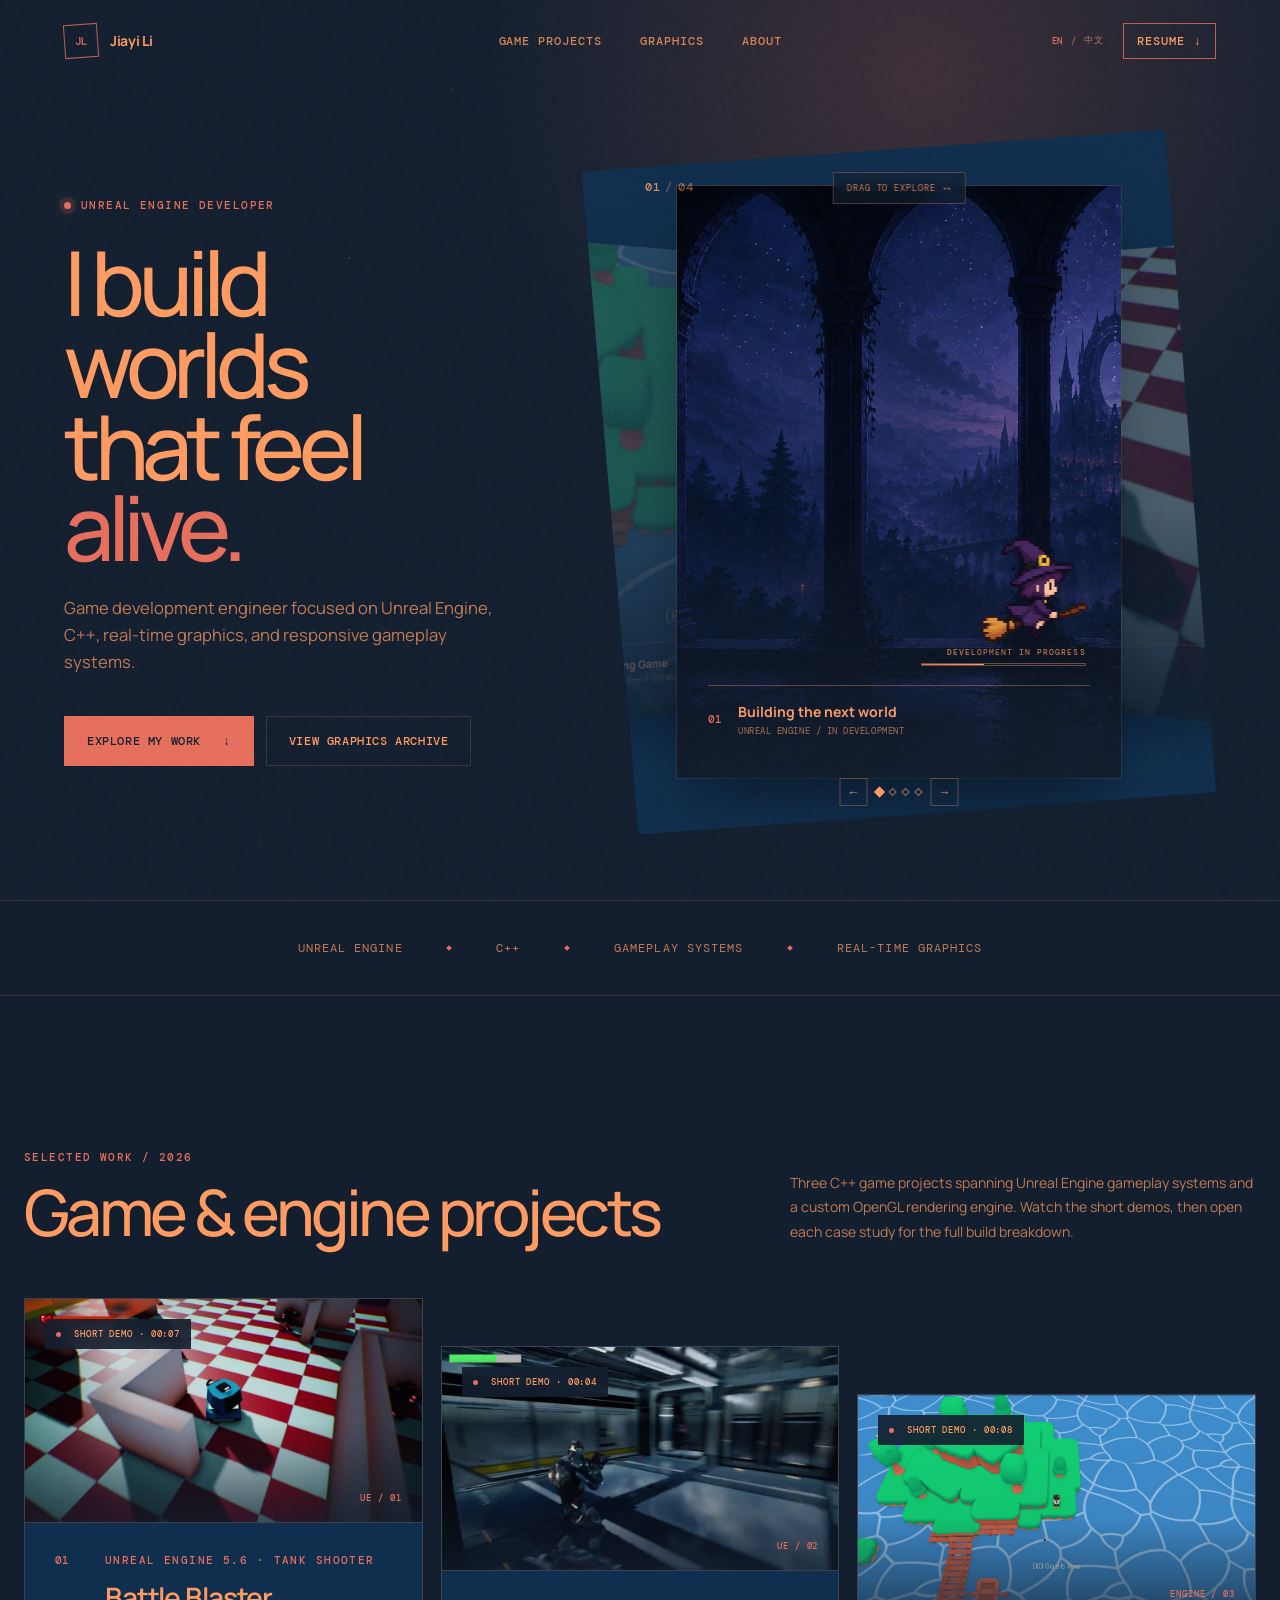
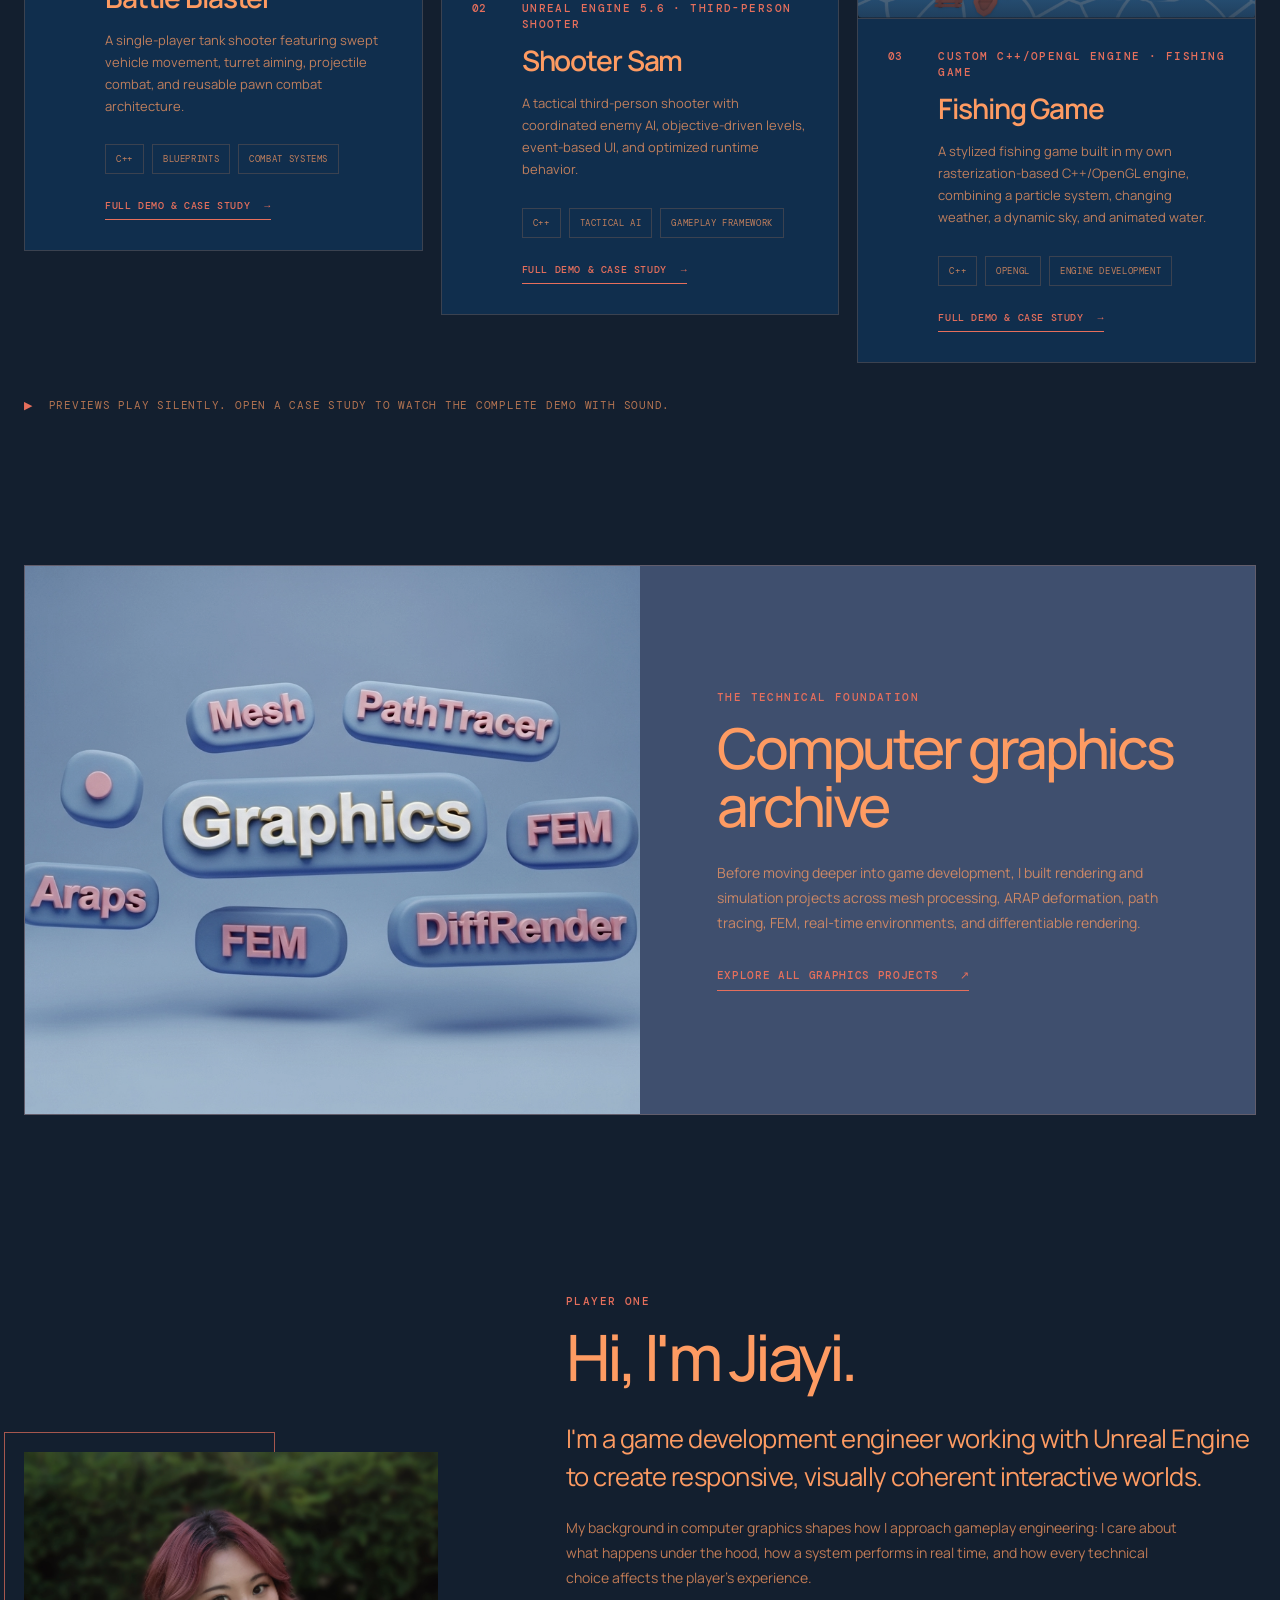
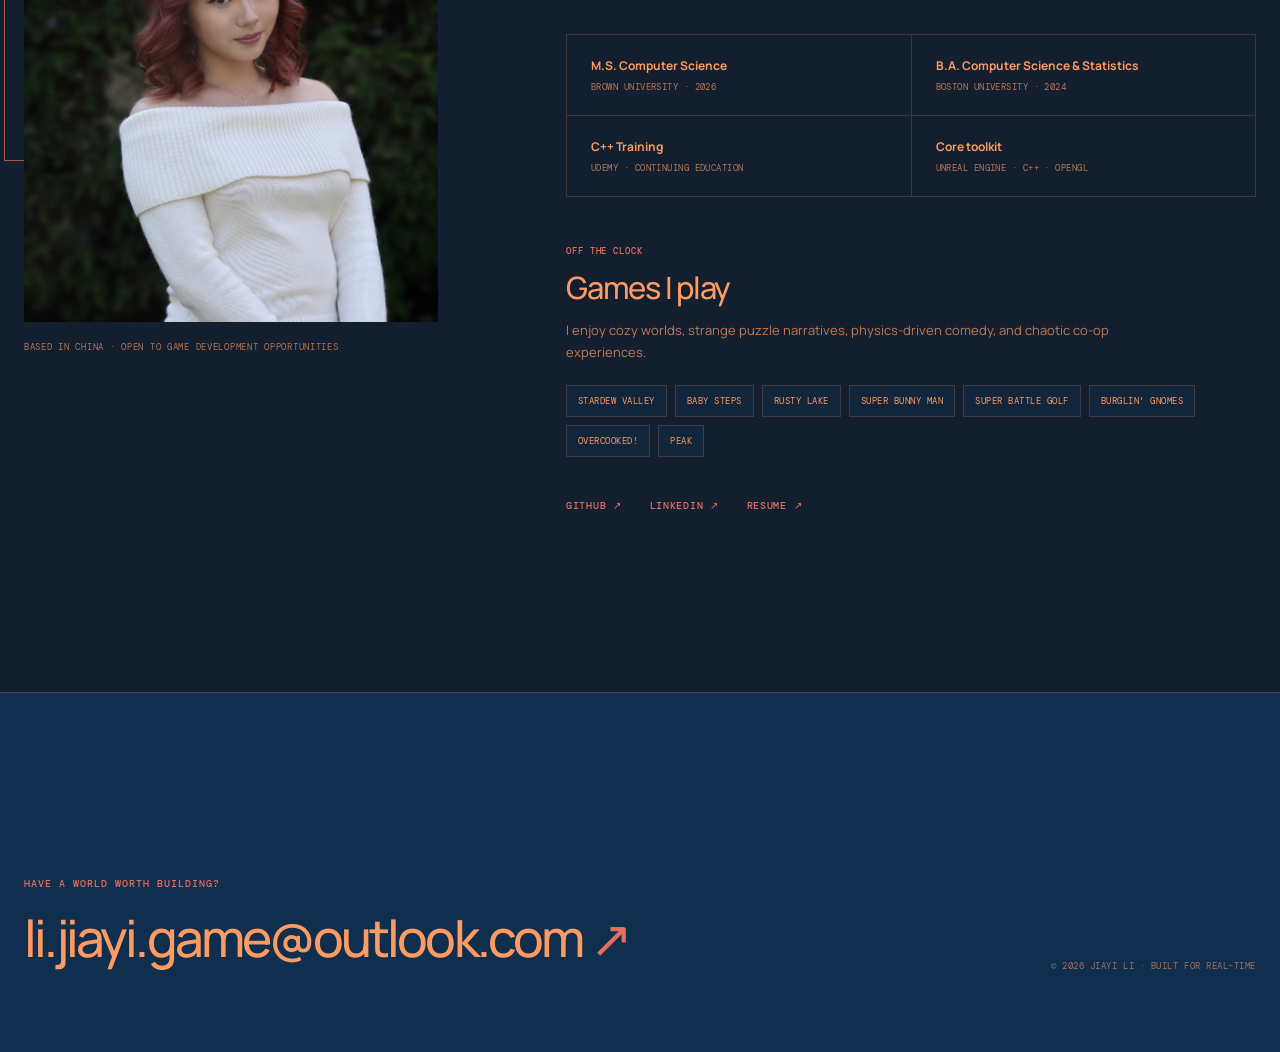
<file: index.html>
<!DOCTYPE html>
<html lang="en">
<head>
  <meta charset="UTF-8">
  <meta name="viewport" content="width=device-width, initial-scale=1.0">
  <meta name="theme-color" content="#131F2F">
  <meta name="title" content="Jiayi Li — Unreal Engine Game Development Engineer">
  <meta name="description" content="Jiayi Li is a game development engineer specializing in Unreal Engine, C++, custom engine development, real-time graphics, rendering, and simulation.">
  <meta name="author" content="Jiayi Li">
  <title>Jiayi Li — Unreal Engine Developer</title>
  <link rel="preconnect" href="https://fonts.googleapis.com">
  <link rel="preconnect" href="https://fonts.gstatic.com" crossorigin>
  <link href="https://fonts.googleapis.com/css2?family=DM+Mono:wght@400;500&family=Manrope:wght@400;500;600;700&display=swap" rel="stylesheet">
  <link rel="stylesheet" href="assets/css/index.css">
  <link rel="icon" href="assets/images/site/image_3815.jpg" type="image/jpeg">
</head>
<body>
  <div class="pixel-field" id="pixelField" aria-hidden="true"></div>

  <div class="wand-intro" id="wandIntro" aria-hidden="true">
    <div class="wand-flight">
      <img class="wand-witch" src="assets/images/site/pixel-witch-transparent.png" alt="">
    </div>
    <div class="burst-screenflash" aria-hidden="true"></div>
    <div class="wand-burst" aria-hidden="true">
      <span class="burst-core"></span>
      <span class="burst-ring"></span>
      <span class="burst-ray" style="--ra:0deg"></span>
      <span class="burst-ray" style="--ra:45deg"></span>
      <span class="burst-ray" style="--ra:90deg"></span>
      <span class="burst-ray" style="--ra:135deg"></span>
      <span class="burst-ray" style="--ra:180deg"></span>
      <span class="burst-ray" style="--ra:225deg"></span>
      <span class="burst-ray" style="--ra:270deg"></span>
      <span class="burst-ray" style="--ra:315deg"></span>
      <span class="burst-heart" style="--hx:-34vw; --hy:-30vh; --hd:0s; --hs:1"></span>
      <span class="burst-heart" style="--hx:38vw; --hy:-24vh; --hd:.05s; --hs:.85"></span>
      <span class="burst-heart" style="--hx:-18vw; --hy:-40vh; --hd:.1s; --hs:.7"></span>
      <span class="burst-heart" style="--hx:22vw; --hy:-42vh; --hd:.15s; --hs:.95"></span>
      <span class="burst-heart" style="--hx:-42vw; --hy:-10vh; --hd:.2s; --hs:.75"></span>
      <span class="burst-heart" style="--hx:44vw; --hy:-8vh; --hd:.08s; --hs:.65"></span>
      <span class="burst-heart" style="--hx:-8vw; --hy:36vh; --hd:.12s; --hs:.8"></span>
      <span class="burst-heart" style="--hx:12vw; --hy:38vh; --hd:.22s; --hs:.6"></span>
      <span class="burst-glint" style="--gx:-46vw; --gy:12vh; --gd:0s"></span>
      <span class="burst-glint" style="--gx:48vw; --gy:-18vh; --gd:.12s"></span>
      <span class="burst-glint" style="--gx:-22vw; --gy:34vh; --gd:.2s"></span>
      <span class="burst-glint" style="--gx:28vw; --gy:38vh; --gd:.06s"></span>
      <span class="burst-glint" style="--gx:-6vw; --gy:-38vh; --gd:.18s"></span>
      <span class="burst-glint" style="--gx:14vw; --gy:-30vh; --gd:.02s"></span>
    </div>
  </div>

  <div class="page-noise" aria-hidden="true"></div>

  <header class="site-header">
    <a class="brand" href="#top" aria-label="Jiayi Li, home">
      <span class="brand-mark" aria-hidden="true">JL</span>
      <span>Jiayi Li</span>
    </a>
    <nav class="site-nav" aria-label="Main navigation">
      <a href="#projects">Game Projects</a>
      <a href="graphics.html">Graphics</a>
      <a href="#about">About</a>
    </nav>
    <div class="header-tools">
      <div class="language-switch" aria-label="Language">
        <button type="button" data-lang="en" aria-pressed="true">EN</button>
        <span>/</span>
        <button type="button" data-lang="zh" aria-pressed="false">中文</button>
      </div>
      <a class="header-resume" href="docs/Jiayi-Li-Unreal-Engine-Resume.pdf" target="_blank" rel="noopener">Resume <span aria-hidden="true">↓</span></a>
    </div>
  </header>

  <main id="top">
    <section class="hero" aria-labelledby="hero-title">
      <div class="hero-copy">
        <div class="eyebrow"><span class="status-dot" aria-hidden="true"></span> Unreal Engine Developer</div>
        <h1 id="hero-title">I build worlds<br>that feel <em>alive.</em></h1>
        <p class="hero-intro">Game development engineer focused on Unreal Engine, C++, real-time graphics, and responsive gameplay systems.</p>
        <div class="hero-actions">
          <a class="button button-primary" href="#projects">Explore my work <span aria-hidden="true">↓</span></a>
          <a class="button button-ghost" href="graphics.html">View graphics archive</a>
        </div>
      </div>

      <div class="hero-visual game-carousel" aria-label="Featured game carousel" aria-roledescription="carousel" tabindex="0">
        <div class="carousel-index" aria-hidden="true"><span class="carousel-index-current">01</span><span class="carousel-index-sep">/</span><span class="carousel-index-total">04</span></div>

        <div class="carousel-stage">
          <div class="carousel-track" data-track>
            <article class="carousel-card is-active" data-card data-index="0" aria-hidden="false">
              <div class="card-face">
                <img src="assets/images/site/in-development-game.png" alt="Moonlit gothic arches overlooking a fantasy castle">
                <div class="card-shade" aria-hidden="true"></div>
                <div class="card-caption">
                  <span class="caption-index">01</span>
                  <div><strong>Building the next world</strong><small>Unreal Engine / In development</small></div>
                </div>
                <div class="development-mark" role="img" aria-label="Pixel witch indicating a game currently in development">
                  <div class="witch-flight" aria-hidden="true">
                    <img class="pixel-witch" src="assets/images/site/pixel-witch-transparent.png" alt="">
                  </div>
                  <div class="development-status" aria-hidden="true">
                    <span class="development-label">Development in progress</span>
                    <span class="progress-track"><span class="progress-fill"></span></span>
                  </div>
                </div>
              </div>
            </article>

            <article class="carousel-card" data-card data-index="1" aria-hidden="true">
              <div class="card-face">
                <video muted loop playsinline preload="metadata" poster="assets/videos/demos/battle-blaster-poster.jpg" aria-hidden="true">
                  <source src="assets/videos/demos/battle-blaster-preview.mp4" type="video/mp4">
                </video>
                <div class="card-shade" aria-hidden="true"></div>
                <a class="card-caption carousel-project-link" href="battle-blaster.html" aria-label="Open the Battle Blaster case study" tabindex="-1">
                  <span class="caption-index">02</span>
                  <div><strong>Battle Blaster</strong><small>Unreal Engine / Tank combat</small></div>
                </a>
              </div>
            </article>

            <article class="carousel-card" data-card data-index="2" aria-hidden="true">
              <div class="card-face">
                <video muted loop playsinline preload="metadata" poster="assets/videos/demos/shooter-sam-poster.jpg" aria-hidden="true">
                  <source src="assets/videos/demos/shooter-sam-preview.mp4" type="video/mp4">
                </video>
                <div class="card-shade" aria-hidden="true"></div>
                <a class="card-caption carousel-project-link" href="shooter-sam.html" aria-label="Open the Shooter Sam case study" tabindex="-1">
                  <span class="caption-index">03</span>
                  <div><strong>Shooter Sam</strong><small>Unreal Engine / Tactical shooter</small></div>
                </a>
              </div>
            </article>

            <article class="carousel-card" data-card data-index="3" aria-hidden="true">
              <div class="card-face">
                <video muted loop playsinline preload="metadata" poster="assets/videos/demos/fishing-engine-poster.jpg" aria-hidden="true">
                  <source src="assets/videos/demos/fishing-engine-preview.mp4" type="video/mp4">
                </video>
                <div class="card-shade" aria-hidden="true"></div>
                <a class="card-caption carousel-project-link" href="fishing-engine.html" aria-label="Open the Fishing Game case study" tabindex="-1">
                  <span class="caption-index">04</span>
                  <div><strong>Fishing Game</strong><small>Custom C++ / OpenGL engine</small></div>
                </a>
              </div>
            </article>
          </div>
        </div>

        <div class="carousel-hint" data-hint><span>Drag to explore</span><i aria-hidden="true">↔</i></div>

        <div class="carousel-controls" aria-label="Carousel controls">
          <button class="carousel-arrow carousel-prev" type="button" aria-label="Previous game">←</button>
          <div class="carousel-dots" role="group" aria-label="Choose a game">
            <button class="carousel-dot is-active" type="button" aria-label="Show in-development game" aria-current="true"></button>
            <button class="carousel-dot" type="button" aria-label="Show Battle Blaster"></button>
            <button class="carousel-dot" type="button" aria-label="Show Shooter Sam"></button>
            <button class="carousel-dot" type="button" aria-label="Show Fishing Game"></button>
          </div>
          <button class="carousel-arrow carousel-next" type="button" aria-label="Next game">→</button>
        </div>
        <span class="carousel-announcement sr-only" aria-live="polite">Showing slide 1 of 4</span>
      </div>
    </section>

    <section class="discipline-strip" aria-label="Core disciplines">
      <span>Unreal Engine</span><i></i><span>C++</span><i></i><span>Gameplay Systems</span><i></i><span>Real-time Graphics</span>
    </section>

    <section class="projects section-shell" id="projects" aria-labelledby="projects-title">
      <div class="section-heading">
        <div>
          <p class="section-kicker">Selected work / 2026</p>
          <h2 id="projects-title">Game &amp; engine projects</h2>
        </div>
        <p>Three C++ game projects spanning Unreal Engine gameplay systems and a custom OpenGL rendering engine. Watch the short demos, then open each case study for the full build breakdown.</p>
      </div>

      <div class="project-grid">
        <article class="project-card project-featured">
          <a class="project-art project-video" href="battle-blaster.html" aria-label="Open the Battle Blaster case study">
            <video autoplay muted loop playsinline preload="metadata" poster="assets/videos/demos/battle-blaster-poster.jpg" aria-hidden="true">
              <source src="assets/videos/demos/battle-blaster-preview.mp4" type="video/mp4">
            </video>
            <span class="project-state"><i></i> Short demo · 00:07</span>
            <span class="project-open">Full demo &amp; project <b aria-hidden="true">↗</b></span>
            <span class="art-label">UE / 01</span>
          </a>
          <div class="project-info">
            <div class="project-number">01</div>
            <div class="project-copy">
              <p class="project-type">Unreal Engine 5.6 · Tank shooter</p>
              <h3><a href="battle-blaster.html">Battle Blaster</a></h3>
              <p>A single-player tank shooter featuring swept vehicle movement, turret aiming, projectile combat, and reusable pawn combat architecture.</p>
              <ul class="tag-list" aria-label="Project disciplines">
                <li>C++</li><li>Blueprints</li><li>Combat Systems</li>
              </ul>
              <a class="case-study-link" href="battle-blaster.html">Full Demo &amp; Case Study <span aria-hidden="true">→</span></a>
            </div>
          </div>
        </article>

        <article class="project-card project-secondary">
          <a class="project-art project-video" href="shooter-sam.html" aria-label="Open the Shooter Sam case study">
            <video autoplay muted loop playsinline preload="metadata" poster="assets/videos/demos/shooter-sam-poster.jpg" aria-hidden="true">
              <source src="assets/videos/demos/shooter-sam-preview.mp4" type="video/mp4">
            </video>
            <span class="project-state"><i></i> Short demo · 00:04</span>
            <span class="project-open">Full demo &amp; project <b aria-hidden="true">↗</b></span>
            <span class="art-label">UE / 02</span>
          </a>
          <div class="project-info">
            <div class="project-number">02</div>
            <div class="project-copy">
              <p class="project-type">Unreal Engine 5.6 · Third-person shooter</p>
              <h3><a href="shooter-sam.html">Shooter Sam</a></h3>
              <p>A tactical third-person shooter with coordinated enemy AI, objective-driven levels, event-based UI, and optimized runtime behavior.</p>
              <ul class="tag-list" aria-label="Project disciplines">
                <li>C++</li><li>Tactical AI</li><li>Gameplay Framework</li>
              </ul>
              <a class="case-study-link" href="shooter-sam.html">Full Demo &amp; Case Study <span aria-hidden="true">→</span></a>
            </div>
          </div>
        </article>

        <article class="project-card project-tertiary">
          <a class="project-art project-video" href="fishing-engine.html" aria-label="Open the Fishing Game custom engine case study">
            <video autoplay muted loop playsinline preload="metadata" poster="assets/videos/demos/fishing-engine-poster.jpg" aria-hidden="true">
              <source src="assets/videos/demos/fishing-engine-preview.mp4" type="video/mp4">
            </video>
            <span class="project-state"><i></i> Short demo · 00:08</span>
            <span class="project-open">Full demo &amp; project <b aria-hidden="true">↗</b></span>
            <span class="art-label">ENGINE / 03</span>
          </a>
          <div class="project-info">
            <div class="project-number">03</div>
            <div class="project-copy">
              <p class="project-type">Custom C++/OpenGL engine · Fishing game</p>
              <h3><a href="fishing-engine.html">Fishing Game</a></h3>
              <p>A stylized fishing game built in my own rasterization-based C++/OpenGL engine, combining a particle system, changing weather, a dynamic sky, and animated water.</p>
              <ul class="tag-list" aria-label="Project disciplines">
                <li>C++</li><li>OpenGL</li><li>Engine Development</li>
              </ul>
              <a class="case-study-link" href="fishing-engine.html">Full Demo &amp; Case Study <span aria-hidden="true">→</span></a>
            </div>
          </div>
        </article>
      </div>

      <p class="project-note"><span>▶</span> Previews play silently. Open a case study to watch the complete demo with sound.</p>
    </section>

    <section class="graphics-callout section-shell" aria-labelledby="graphics-title">
      <div class="graphics-image">
        <img src="assets/images/site/graphics_card.jpg" alt="Computer graphics project collection">
      </div>
      <div class="graphics-copy">
        <p class="section-kicker">The technical foundation</p>
        <h2 id="graphics-title">Computer graphics archive</h2>
        <p>Before moving deeper into game development, I built rendering and simulation projects across mesh processing, ARAP deformation, path tracing, FEM, real-time environments, and differentiable rendering.</p>
        <a class="text-link" href="graphics.html">Explore all graphics projects <span aria-hidden="true">↗</span></a>
      </div>
    </section>

    <section class="about section-shell" id="about" aria-labelledby="about-title">
      <div class="about-photo">
        <img src="assets/images/site/image_3815.jpg" alt="Portrait of Jiayi Li">
        <span>Based in China · Open to game development opportunities</span>
      </div>
      <div class="about-copy">
        <p class="section-kicker">Player one</p>
        <h2 id="about-title">Hi, I'm Jiayi.</h2>
        <p class="about-lead">I'm a game development engineer working with Unreal Engine to create responsive, visually coherent interactive worlds.</p>
        <p>My background in computer graphics shapes how I approach gameplay engineering: I care about what happens under the hood, how a system performs in real time, and how every technical choice affects the player's experience.</p>
        <div class="about-facts">
          <div><strong>M.S. Computer Science</strong><span>Brown University · 2026</span></div>
          <div><strong>B.A. Computer Science &amp; Statistics</strong><span>Boston University · 2024</span></div>
          <div><strong>C++ Training</strong><span>Udemy · Continuing education</span></div>
          <div><strong>Core toolkit</strong><span>Unreal Engine · C++ · OpenGL</span></div>
        </div>
        <div class="games-played" aria-labelledby="games-played-title">
          <p class="games-label">Off the clock</p>
          <h3 id="games-played-title">Games I play</h3>
          <p>I enjoy cozy worlds, strange puzzle narratives, physics-driven comedy, and chaotic co-op experiences.</p>
          <ul class="game-list" aria-label="Favorite games">
            <li>Stardew Valley</li><li>Baby Steps</li><li>Rusty Lake</li><li>Super Bunny Man</li>
            <li>Super Battle Golf</li><li>Burglin' Gnomes</li><li>Overcooked!</li><li>PEAK</li>
          </ul>
        </div>
        <div class="about-links">
          <a href="https://github.com/Ririleyy" target="_blank" rel="noreferrer">GitHub ↗</a>
          <a href="https://www.linkedin.com/in/jiayi-li-b345b7388/" target="_blank" rel="noreferrer">LinkedIn ↗</a>
          <a href="docs/Jiayi-Li-Unreal-Engine-Resume.pdf" target="_blank">Resume ↗</a>
        </div>
      </div>
    </section>
  </main>

  <footer class="site-footer">
    <div>
      <p>Have a world worth building?</p>
      <a href="mailto:li.jiayi.game@outlook.com">li.jiayi.game@outlook.com <span aria-hidden="true">↗</span></a>
    </div>
    <p class="footer-meta">© <span id="year">2026</span> Jiayi Li · Built for real-time</p>
  </footer>

  <script src="assets/js/language.js"></script>
  <script>
    (() => {
      const field = document.getElementById('pixelField');
      if (!field) return;
      const reduceMotion = window.matchMedia('(prefers-reduced-motion: reduce)').matches;
      const colors = ['var(--ink)', 'var(--accent)', 'var(--support)'];
      const count = 24;
      const frag = document.createDocumentFragment();
      for (let i = 0; i < count; i++) {
        const px = document.createElement('span');
        const size = 1 + Math.round(Math.random());
        px.style.width = size + 'px';
        px.style.height = size + 'px';
        px.style.left = (Math.random() * 100).toFixed(2) + 'vw';
        px.style.top = (Math.random() * 100).toFixed(2) + 'vh';
        px.style.background = colors[i % colors.length];
        px.style.opacity = (0.06 + Math.random() * 0.16).toFixed(2);
        if (!reduceMotion) {
          const dur = (3.5 + Math.random() * 3) + 's';
          const delay = (Math.random() * 4).toFixed(2) + 's';
          px.style.animation = `pixel-twinkle ${dur} ease-in-out ${delay} infinite`;
        }
        frag.appendChild(px);
      }
      field.appendChild(frag);
    })();

    (() => {
      const DEBUG_ALWAYS_PLAY = false;
      const intro = document.getElementById('wandIntro');
      if (!intro) return;
      const reduceMotion = window.matchMedia('(prefers-reduced-motion: reduce)').matches;
      const TWENTY_MINUTES = 20 * 60 * 1000;
      const KEY = 'jl_wand_intro_ts';
      let shouldPlay = DEBUG_ALWAYS_PLAY;
      if (!DEBUG_ALWAYS_PLAY) {
        try {
          const last = Number(localStorage.getItem(KEY) || 0);
          shouldPlay = Date.now() - last >= TWENTY_MINUTES;
          if (shouldPlay) localStorage.setItem(KEY, String(Date.now()));
        } catch (err) {
          shouldPlay = true;
        }
      }
      if (!shouldPlay || reduceMotion) {
        intro.remove();
        return;
      }

      const witchImg = intro.querySelector('.wand-witch');
      const spawnDrop = () => {
        if (!witchImg || !witchImg.isConnected) return;
        const rect = witchImg.getBoundingClientRect();
        const drop = document.createElement('span');
        drop.className = 'wand-drop';
        drop.style.left = (rect.left + rect.width * 0.12) + 'px';
        drop.style.top = (rect.top + rect.height * 0.82) + 'px';
        document.body.appendChild(drop);
        drop.addEventListener('animationend', () => drop.remove());
        setTimeout(() => drop.remove(), 900);
      };
      setTimeout(spawnDrop, 900);
      setTimeout(spawnDrop, 1750);
      setTimeout(spawnDrop, 2600);

      intro.addEventListener('animationend', event => {
        if (event.target === intro) intro.remove();
      });
      setTimeout(() => intro.remove(), 4500);
    })();

    document.getElementById('year').textContent = new Date().getFullYear();

    const header = document.querySelector('.site-header');
    const updateHeader = () => header.classList.toggle('is-scrolled', window.scrollY > 24);
    updateHeader();
    window.addEventListener('scroll', updateHeader, { passive: true });

    const carousel = document.querySelector('.game-carousel');
    if (carousel) {
      const track = carousel.querySelector('[data-track]');
      const stage = carousel.querySelector('.carousel-stage');
      const cards = [...carousel.querySelectorAll('[data-card]')];
      const dots = [...carousel.querySelectorAll('.carousel-dot')];
      const announcement = carousel.querySelector('.carousel-announcement');
      const hint = carousel.querySelector('[data-hint]');
      const indexCurrent = carousel.querySelector('.carousel-index-current');
      const n = cards.length;
      const reduceMotion = window.matchMedia('(prefers-reduced-motion: reduce)').matches;

      let floatIndex = 0;
      let activeIndex = 0;
      let dragging = false;
      let dragStartX = 0;
      let dragStartFloat = 0;
      let lastMoveX = 0;
      let lastMoveTime = 0;
      let velocity = 0;
      let rafId = null;
      let autoplayTimer = null;

      const clamp = (v, min, max) => Math.max(min, Math.min(max, v));
      const pad2 = num => String(num).padStart(2, '0');

      const shortestOffset = (i, f) => {
        let raw = (i - f) % n;
        if (raw > n / 2) raw -= n;
        if (raw < -n / 2) raw += n;
        return raw;
      };

      const syncActiveUI = () => {
        cards.forEach((card, i) => {
          const isActive = i === activeIndex;
          card.setAttribute('aria-hidden', String(!isActive));
          const link = card.querySelector('a');
          if (link) link.tabIndex = isActive ? 0 : -1;
          const video = card.querySelector('video');
          if (video) {
            if (isActive && !reduceMotion) video.play().catch(() => {});
            else video.pause();
          }
        });
        dots.forEach((dot, i) => {
          const isActive = i === activeIndex;
          dot.classList.toggle('is-active', isActive);
          if (isActive) dot.setAttribute('aria-current', 'true');
          else dot.removeAttribute('aria-current');
        });
        if (indexCurrent) indexCurrent.textContent = pad2(activeIndex + 1);
        if (announcement) {
          announcement.textContent = document.documentElement.lang.startsWith('zh')
            ? `正在显示第 ${activeIndex + 1} 页，共 ${n} 页`
            : `Showing slide ${activeIndex + 1} of ${n}`;
        }
      };

      const render = () => {
        let nearest = 0;
        let nearestDist = Infinity;
        cards.forEach((card, i) => {
          const offset = shortestOffset(i, floatIndex);
          const dist = Math.abs(offset);
          if (dist < nearestDist) { nearestDist = dist; nearest = i; }
          const clampedDist = Math.min(dist, 2.2);
          const translateX = offset * 46;
          const translateZ = -clampedDist * 190;
          const rotateY = clamp(-offset * 30, -68, 68);
          const scale = 1 - Math.min(dist, 2) * 0.13;
          const opacity = Math.max(0, 1 - clampedDist / 2.1);
          const brightness = (1 - Math.min(dist, 2) * 0.3).toFixed(2);
          const saturate = (1 - Math.min(dist, 2) * 0.32).toFixed(2);
          card.style.transform = `translate3d(${translateX}%, 0, ${translateZ}px) rotateY(${rotateY}deg) scale(${scale.toFixed(3)})`;
          card.style.opacity = opacity.toFixed(3);
          card.style.filter = `brightness(${brightness}) saturate(${saturate})`;
          card.style.zIndex = String(Math.round(1000 - clampedDist * 10));
          card.classList.toggle('is-active', dist < 0.001);
          card.style.pointerEvents = dist < 1.35 ? 'auto' : 'none';
        });
        if (nearest !== activeIndex) {
          activeIndex = nearest;
          syncActiveUI();
        }
      };

      const animateTo = (target, duration = 560) => {
        cancelAnimationFrame(rafId);
        const start = floatIndex;
        const delta = target - start;
        if (Math.abs(delta) < 0.0005) { floatIndex = target; render(); return; }
        const startTime = performance.now();
        const ease = t => 1 - Math.pow(1 - t, 3);
        const step = now => {
          const t = clamp((now - startTime) / duration, 0, 1);
          floatIndex = start + delta * ease(t);
          render();
          if (t < 1) rafId = requestAnimationFrame(step);
          else floatIndex = target;
        };
        rafId = requestAnimationFrame(step);
      };

      const goTo = indexTarget => {
        const current = Math.round(floatIndex);
        let diff = (((indexTarget - current) % n) + n) % n;
        if (diff > n / 2) diff -= n;
        animateTo(current + diff);
      };

      const stopAutoplay = () => clearInterval(autoplayTimer);
      const startAutoplay = () => {
        if (reduceMotion) return;
        stopAutoplay();
        autoplayTimer = setInterval(() => {
          if (dragging || carousel.matches(':hover') || carousel.contains(document.activeElement)) return;
          animateTo(Math.round(floatIndex) + 1);
        }, 6000);
      };

      const dismissHint = () => hint && hint.classList.add('is-dismissed');

      track.addEventListener('pointerdown', event => {
        dragging = true;
        dragStartX = event.clientX;
        dragStartFloat = floatIndex;
        lastMoveX = event.clientX;
        lastMoveTime = performance.now();
        velocity = 0;
        track.classList.add('is-grabbing');
        track.setPointerCapture(event.pointerId);
        cancelAnimationFrame(rafId);
      });

      track.addEventListener('pointermove', event => {
        if (!dragging) return;
        dismissHint();
        const perSlide = carousel.clientWidth * 0.42;
        const dx = event.clientX - dragStartX;
        floatIndex = dragStartFloat - dx / perSlide;
        const now = performance.now();
        const dt = now - lastMoveTime;
        if (dt > 8) {
          velocity = (event.clientX - lastMoveX) / dt;
          lastMoveTime = now;
          lastMoveX = event.clientX;
        }
        render();
      });

      const endDrag = event => {
        if (!dragging) return;
        dragging = false;
        track.classList.remove('is-grabbing');
        if (event && event.pointerId !== undefined) {
          try { track.releasePointerCapture(event.pointerId); } catch (err) {}
        }
        const perSlide = carousel.clientWidth * 0.42;
        const projected = floatIndex - (velocity * 140) / perSlide;
        animateTo(Math.round(projected));
      };

      track.addEventListener('pointerup', endDrag);
      track.addEventListener('pointercancel', endDrag);

      cards.forEach((card, i) => {
        card.addEventListener('click', event => {
          if (i === activeIndex) return;
          event.preventDefault();
          dismissHint();
          goTo(i);
        });
      });

      carousel.querySelector('.carousel-prev').addEventListener('click', () => { dismissHint(); goTo(Math.round(floatIndex) - 1); });
      carousel.querySelector('.carousel-next').addEventListener('click', () => { dismissHint(); goTo(Math.round(floatIndex) + 1); });
      dots.forEach((dot, index) => dot.addEventListener('click', () => { dismissHint(); goTo(index); }));

      carousel.addEventListener('keydown', event => {
        if (event.key === 'ArrowLeft' || event.key === 'ArrowRight') {
          event.preventDefault();
          dismissHint();
          goTo(Math.round(floatIndex) + (event.key === 'ArrowRight' ? 1 : -1));
        }
      });

      if (!reduceMotion && stage) {
        carousel.addEventListener('pointermove', event => {
          if (dragging) return;
          const rect = carousel.getBoundingClientRect();
          const px = (event.clientX - rect.left) / rect.width - 0.5;
          const py = (event.clientY - rect.top) / rect.height - 0.5;
          stage.style.transform = `rotateX(${(-py * 7).toFixed(2)}deg) rotateY(${(px * 7).toFixed(2)}deg)`;
        });
        carousel.addEventListener('pointerleave', () => {
          stage.style.transform = 'rotateX(0deg) rotateY(0deg)';
        });
      }

      render();
      syncActiveUI();
      startAutoplay();
    }

    if (!window.matchMedia('(prefers-reduced-motion: reduce)').matches) {
      const revealItems = document.querySelectorAll('.project-card, .graphics-callout, .about');
      revealItems.forEach(item => item.classList.add('reveal-ready'));
      const observer = new IntersectionObserver(entries => {
        entries.forEach(entry => {
          if (entry.isIntersecting) {
            entry.target.classList.add('is-visible');
            observer.unobserve(entry.target);
          }
        });
      }, { threshold: 0.12 });
      revealItems.forEach(item => observer.observe(item));
    }
  </script>
</body>
</html>
</file>
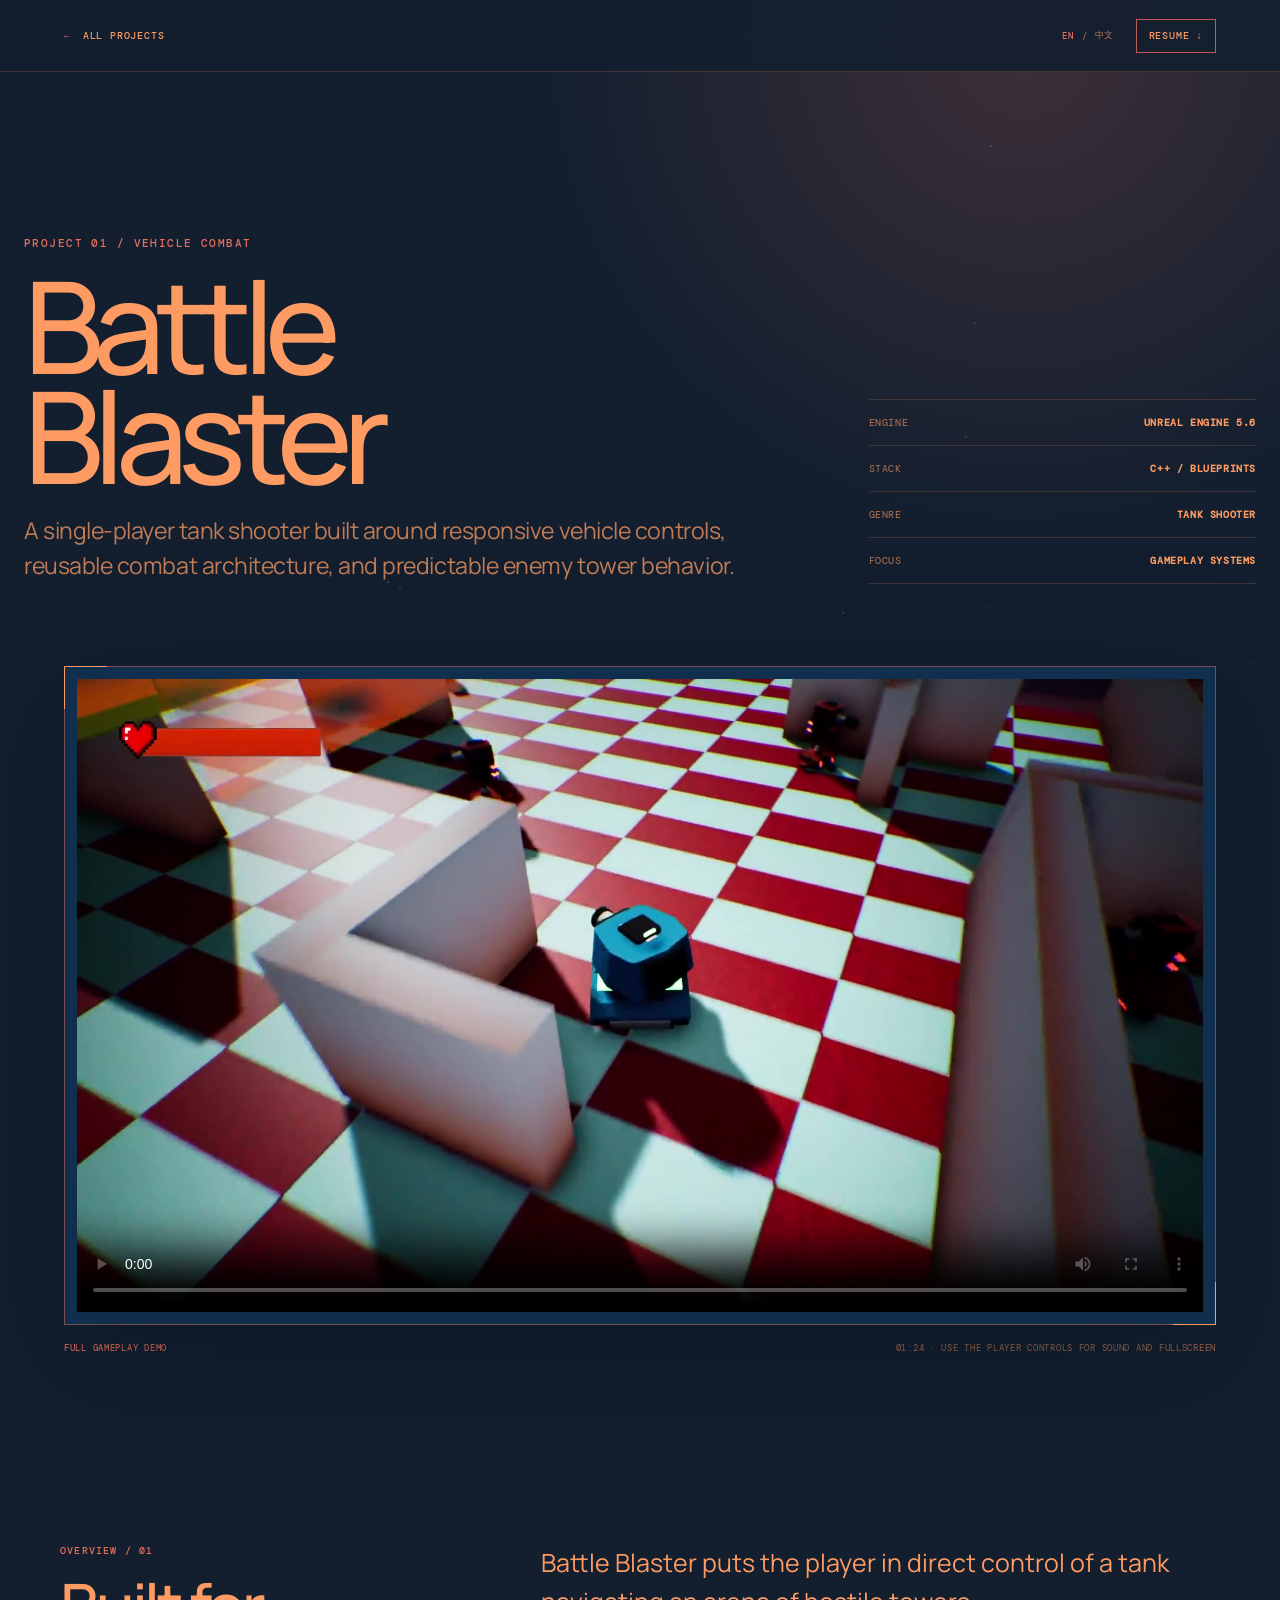
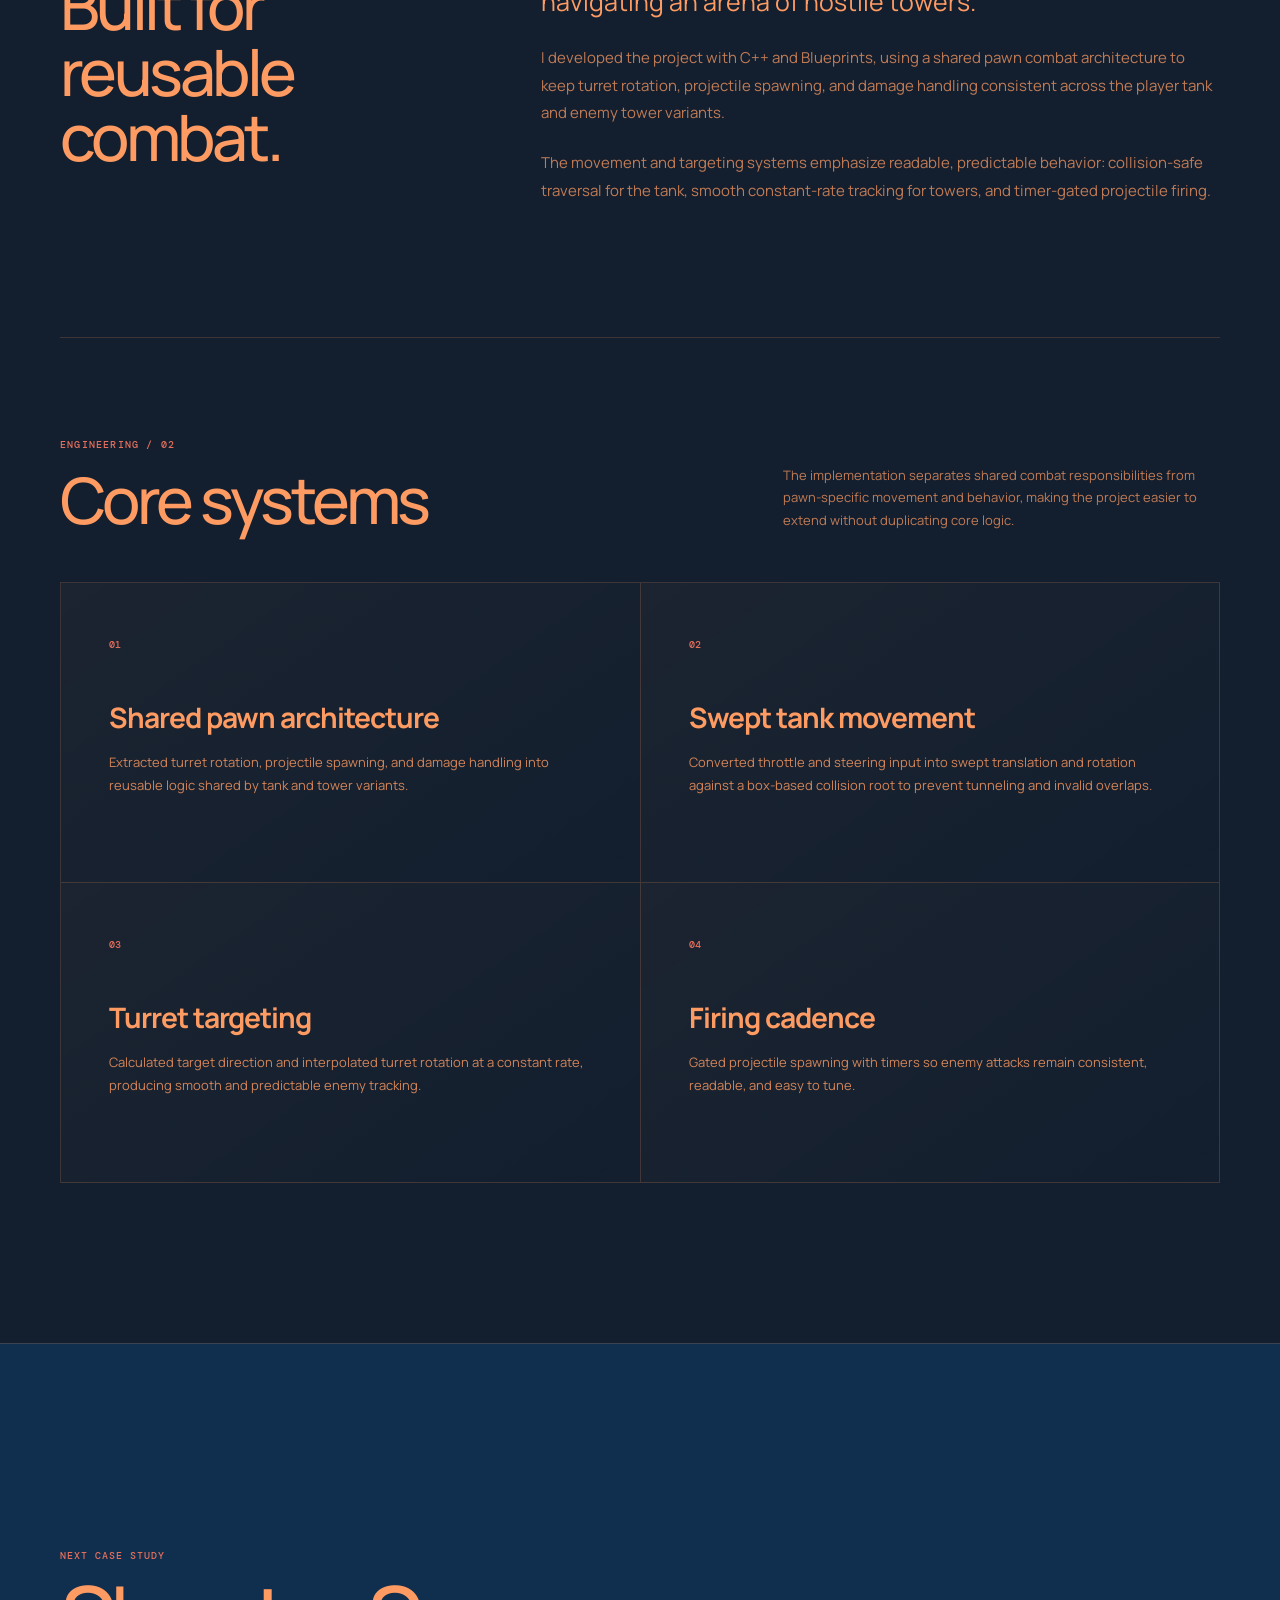
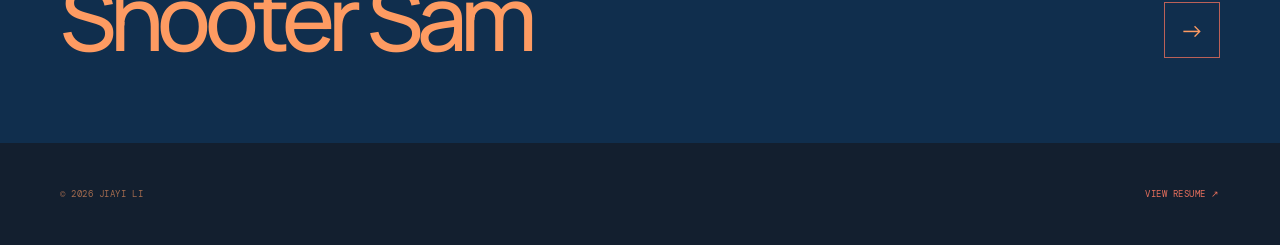
<file: battle-blaster.html>
<!DOCTYPE html>
<html lang="en">
<head>
  <meta charset="UTF-8">
  <meta name="viewport" content="width=device-width, initial-scale=1.0">
  <meta name="theme-color" content="#131F2F">
  <meta name="description" content="Battle Blaster — a single-player tank shooter built by Jiayi Li with C++, Blueprints, and Unreal Engine 5.6.">
  <title>Battle Blaster — Jiayi Li</title>
  <link rel="preconnect" href="https://fonts.googleapis.com">
  <link rel="preconnect" href="https://fonts.gstatic.com" crossorigin>
  <link href="https://fonts.googleapis.com/css2?family=DM+Mono:wght@400;500&family=Manrope:wght@400;500;600;700&display=swap" rel="stylesheet">
  <link rel="stylesheet" href="assets/css/project.css">
  <link rel="icon" href="assets/images/site/image_3815.jpg" type="image/jpeg">
</head>
<body>
  <div class="pixel-field" id="pixelField" aria-hidden="true"></div>
  <header class="project-header">
    <a class="back-link" href="index.html#projects"><span aria-hidden="true">←</span> All projects</a>
    <div class="project-header-tools">
      <div class="language-switch" aria-label="Language">
        <button type="button" data-lang="en" aria-pressed="true">EN</button><span>/</span><button type="button" data-lang="zh" aria-pressed="false">中文</button>
      </div>
      <a class="project-resume" href="docs/Jiayi-Li-Unreal-Engine-Resume.pdf" target="_blank" rel="noopener">Resume ↓</a>
    </div>
  </header>

  <main class="project-main">
    <section class="project-hero">
      <div class="project-hero-copy">
        <p class="project-kicker">Project 01 / Vehicle combat</p>
        <h1>Battle<br>Blaster</h1>
        <p>A single-player tank shooter built around responsive vehicle controls, reusable combat architecture, and predictable enemy tower behavior.</p>
      </div>
      <ul class="project-meta" aria-label="Project details">
        <li><span>Engine</span><strong>Unreal Engine 5.6</strong></li>
        <li><span>Stack</span><strong>C++ / Blueprints</strong></li>
        <li><span>Genre</span><strong>Tank shooter</strong></li>
        <li><span>Focus</span><strong>Gameplay systems</strong></li>
      </ul>
    </section>

    <section class="demo-section" aria-labelledby="demo-title">
      <div class="demo-frame">
        <video controls playsinline preload="metadata" poster="assets/videos/demos/battle-blaster-poster.jpg" aria-label="Full Battle Blaster gameplay demo">
          <source src="assets/videos/demos/battle-blaster-full-web.mp4" type="video/mp4">
          Your browser does not support HTML5 video.
        </video>
      </div>
      <div class="demo-caption"><strong id="demo-title">Full gameplay demo</strong><span>01:24 · Use the player controls for sound and fullscreen</span></div>
    </section>

    <div class="case-body">
      <section class="overview" aria-labelledby="overview-title">
        <div><p class="section-label">Overview / 01</p><h2 id="overview-title">Built for reusable combat.</h2></div>
        <div class="overview-copy">
          <p>Battle Blaster puts the player in direct control of a tank navigating an arena of hostile towers.</p>
          <p>I developed the project with C++ and Blueprints, using a shared pawn combat architecture to keep turret rotation, projectile spawning, and damage handling consistent across the player tank and enemy tower variants.</p>
          <p>The movement and targeting systems emphasize readable, predictable behavior: collision-safe traversal for the tank, smooth constant-rate tracking for towers, and timer-gated projectile firing.</p>
        </div>
      </section>

      <section class="systems" aria-labelledby="systems-title">
        <div class="systems-header">
          <div><p class="section-label">Engineering / 02</p><h2 id="systems-title">Core systems</h2></div>
          <p>The implementation separates shared combat responsibilities from pawn-specific movement and behavior, making the project easier to extend without duplicating core logic.</p>
        </div>
        <div class="systems-grid">
          <article class="system-card"><span class="index">01</span><h3>Shared pawn architecture</h3><p>Extracted turret rotation, projectile spawning, and damage handling into reusable logic shared by tank and tower variants.</p></article>
          <article class="system-card"><span class="index">02</span><h3>Swept tank movement</h3><p>Converted throttle and steering input into swept translation and rotation against a box-based collision root to prevent tunneling and invalid overlaps.</p></article>
          <article class="system-card"><span class="index">03</span><h3>Turret targeting</h3><p>Calculated target direction and interpolated turret rotation at a constant rate, producing smooth and predictable enemy tracking.</p></article>
          <article class="system-card"><span class="index">04</span><h3>Firing cadence</h3><p>Gated projectile spawning with timers so enemy attacks remain consistent, readable, and easy to tune.</p></article>
        </div>
      </section>
    </div>

    <a class="next-project" href="shooter-sam.html"><div><small>Next case study</small><strong>Shooter Sam</strong></div><span aria-hidden="true">→</span></a>
  </main>
  <footer class="project-footer"><span>© <span data-year>2026</span> Jiayi Li</span><a href="docs/Jiayi-Li-Unreal-Engine-Resume.pdf" target="_blank">View Resume ↗</a></footer>
  <script src="assets/js/language.js"></script>
  <script src="assets/js/pixel-field.js"></script>
  <script>document.querySelector('[data-year]').textContent = new Date().getFullYear();</script>
</body>
</html>
</file>
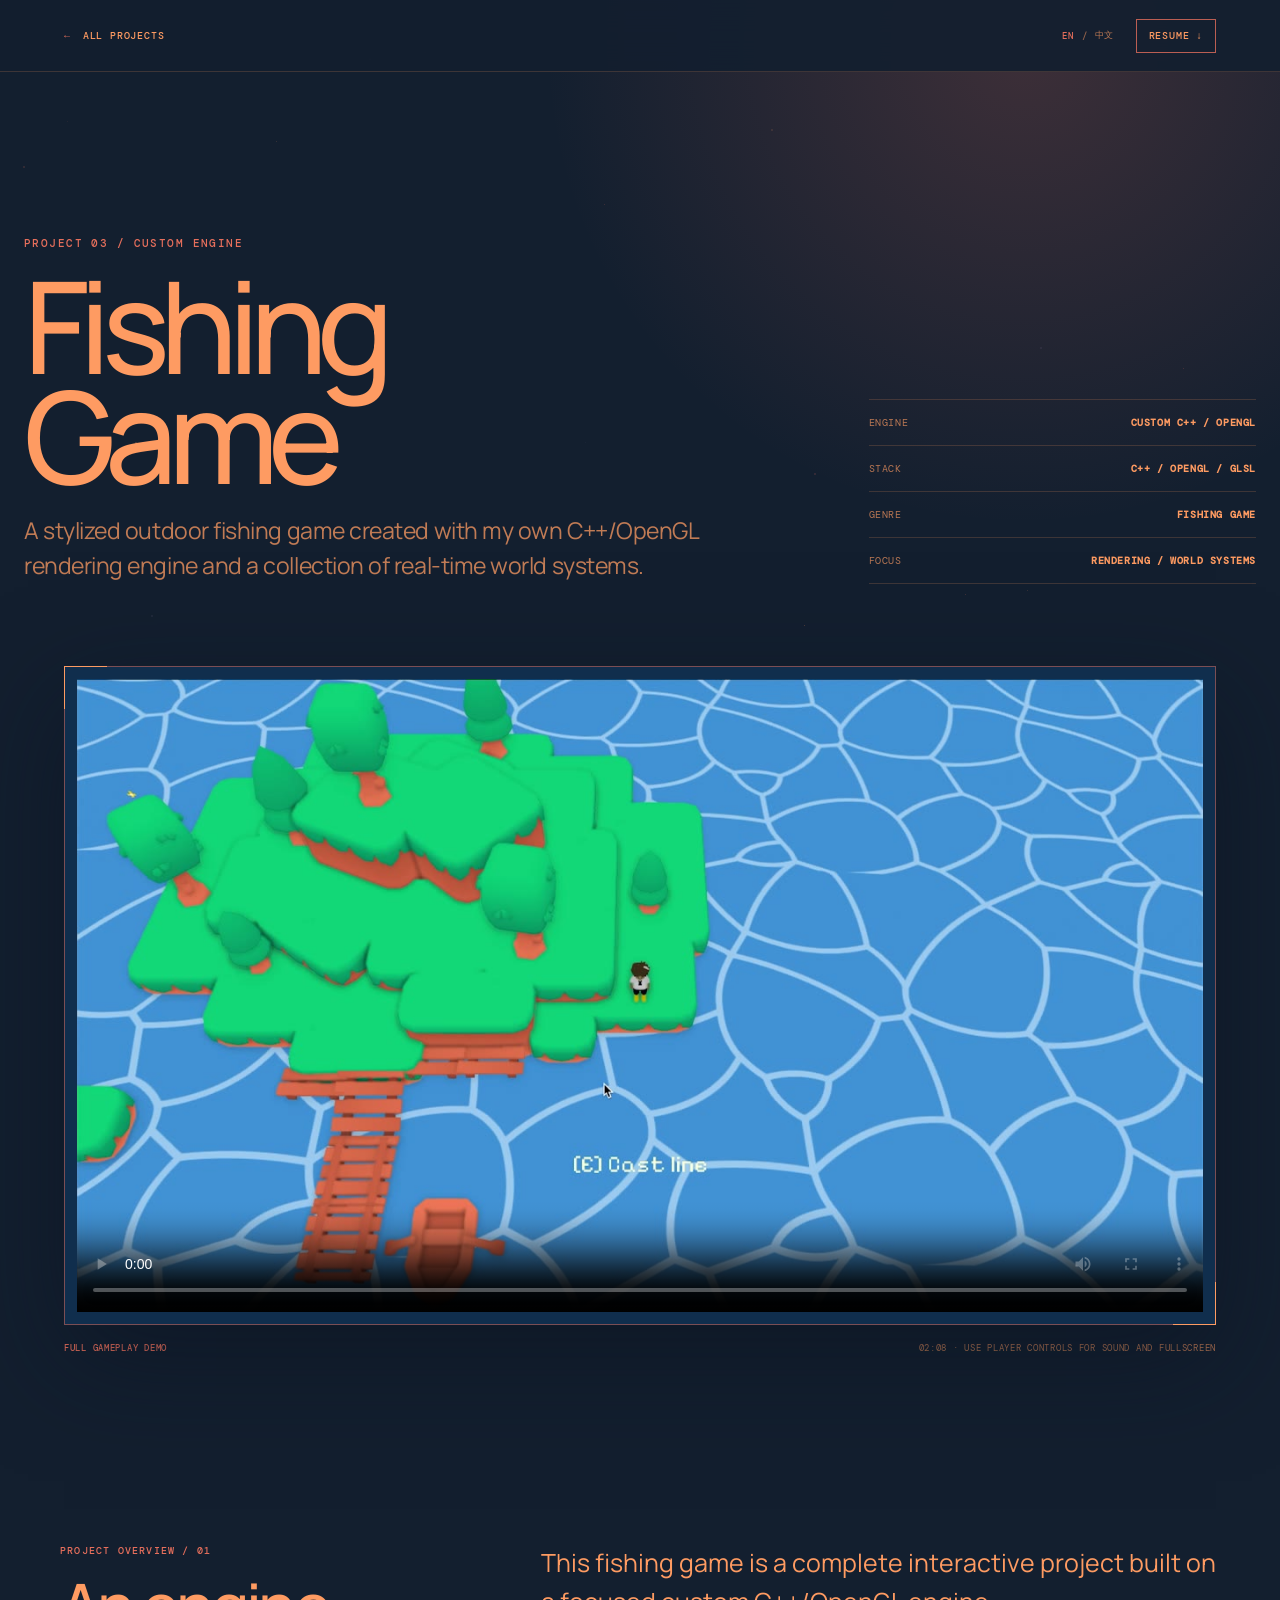
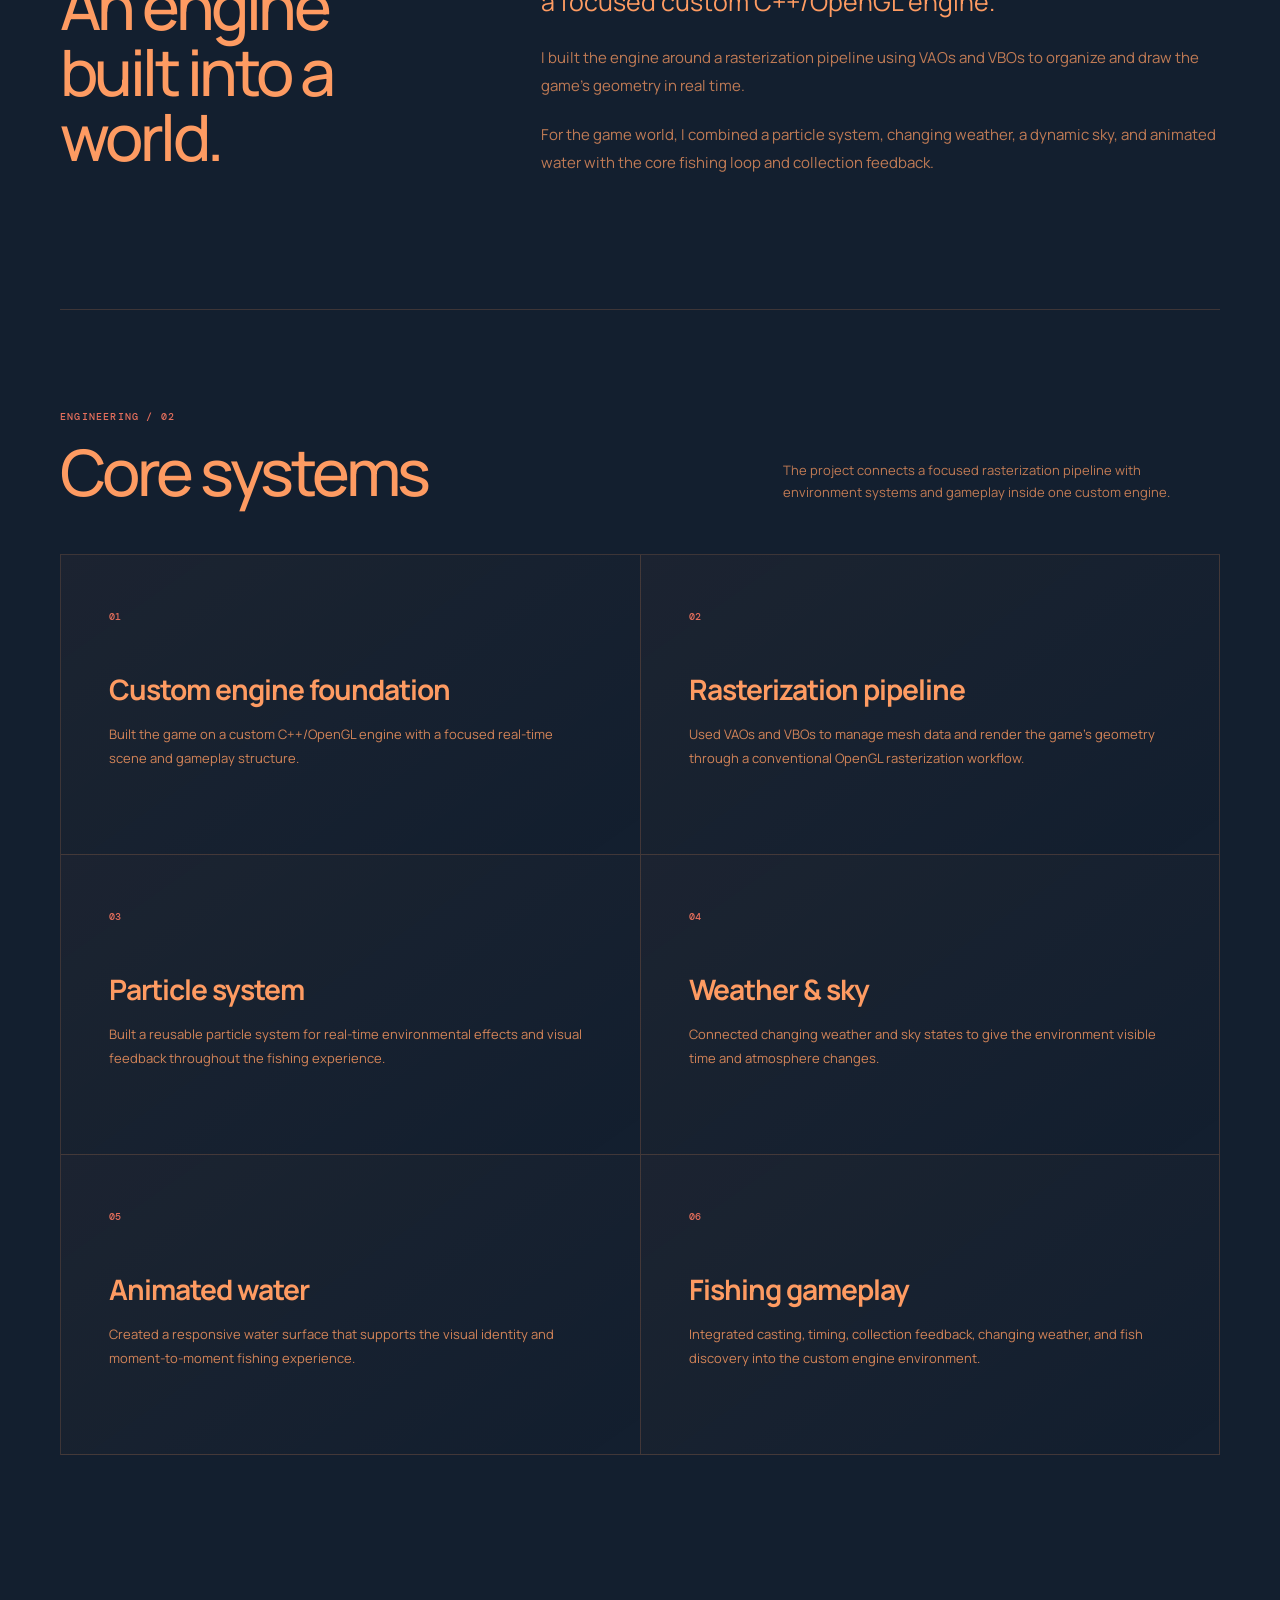
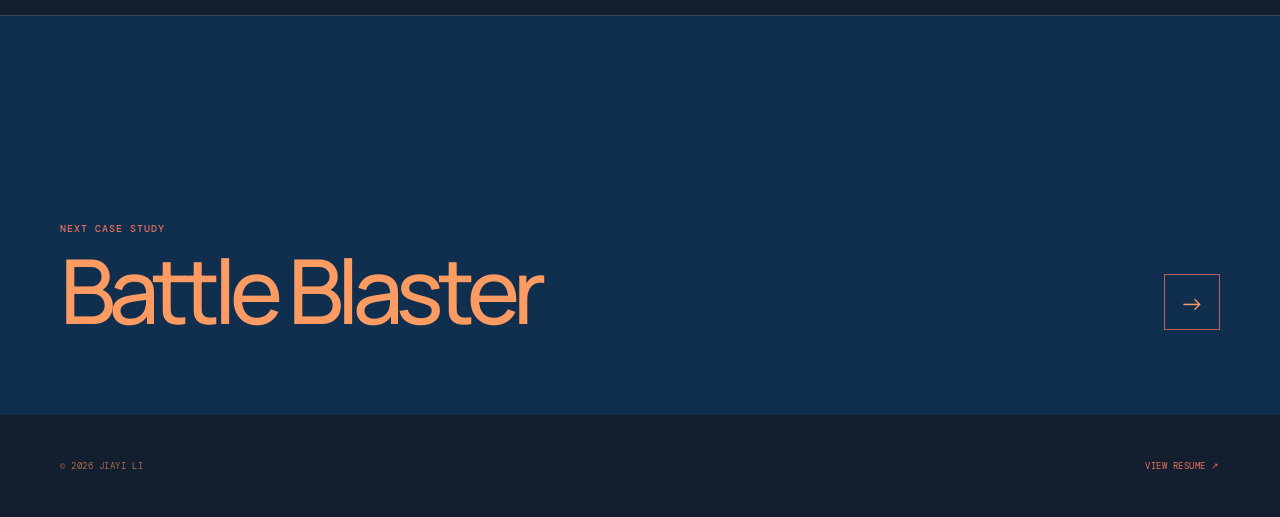
<file: fishing-engine.html>
<!DOCTYPE html>
<html lang="en">
<head>
  <meta charset="UTF-8">
  <meta name="viewport" content="width=device-width, initial-scale=1.0">
  <meta name="theme-color" content="#131F2F">
  <meta name="description" content="Fishing Game — a stylized fishing experience built by Jiayi Li in a custom C++ and OpenGL rendering engine.">
  <title>Fishing Game &amp; Custom Engine — Jiayi Li</title>
  <link rel="preconnect" href="https://fonts.googleapis.com">
  <link rel="preconnect" href="https://fonts.gstatic.com" crossorigin>
  <link href="https://fonts.googleapis.com/css2?family=DM+Mono:wght@400;500&family=Manrope:wght@400;500;600;700&display=swap" rel="stylesheet">
  <link rel="stylesheet" href="assets/css/project.css">
  <link rel="icon" href="assets/images/site/image_3815.jpg" type="image/jpeg">
</head>
<body>
  <div class="pixel-field" id="pixelField" aria-hidden="true"></div>
  <header class="project-header">
    <a class="back-link" href="index.html#projects"><span aria-hidden="true">←</span> All projects</a>
    <div class="project-header-tools">
      <div class="language-switch" aria-label="Language">
        <button type="button" data-lang="en" aria-pressed="true">EN</button><span>/</span><button type="button" data-lang="zh" aria-pressed="false">中文</button>
      </div>
      <a class="project-resume" href="docs/Jiayi-Li-Unreal-Engine-Resume.pdf" target="_blank" rel="noopener">Resume ↓</a>
    </div>
  </header>

  <main class="project-main">
    <section class="project-hero">
      <div class="project-hero-copy">
        <p class="project-kicker">Project 03 / Custom engine</p>
        <h1>Fishing<br>Game</h1>
        <p>A stylized outdoor fishing game created with my own C++/OpenGL rendering engine and a collection of real-time world systems.</p>
      </div>
      <ul class="project-meta" aria-label="Project details">
        <li><span>Engine</span><strong>Custom C++ / OpenGL</strong></li>
        <li><span>Stack</span><strong>C++ / OpenGL / GLSL</strong></li>
        <li><span>Genre</span><strong>Fishing game</strong></li>
        <li><span>Focus</span><strong>Rendering / World systems</strong></li>
      </ul>
    </section>

    <section class="demo-section" aria-labelledby="demo-title">
      <div class="demo-frame">
        <video controls playsinline preload="metadata" poster="assets/videos/demos/fishing-engine-poster.jpg" aria-label="Full Fishing Game and custom engine demo">
          <source src="assets/videos/demos/fishing-engine-full-web.mp4" type="video/mp4">
          Your browser does not support HTML5 video.
        </video>
      </div>
      <div class="demo-caption"><strong id="demo-title">Full gameplay demo</strong><span>02:08 · Use player controls for sound and fullscreen</span></div>
    </section>

    <div class="case-body">
      <section class="overview" aria-labelledby="overview-title">
        <div><p class="section-label">Project overview / 01</p><h2 id="overview-title">An engine built into a world.</h2></div>
        <div class="overview-copy">
          <p>This fishing game is a complete interactive project built on a focused custom C++/OpenGL engine.</p>
          <p>I built the engine around a rasterization pipeline using VAOs and VBOs to organize and draw the game's geometry in real time.</p>
          <p>For the game world, I combined a particle system, changing weather, a dynamic sky, and animated water with the core fishing loop and collection feedback.</p>
        </div>
      </section>

      <section class="systems" aria-labelledby="systems-title">
        <div class="systems-header">
          <div><p class="section-label">Engineering / 02</p><h2 id="systems-title">Core systems</h2></div>
          <p>The project connects a focused rasterization pipeline with environment systems and gameplay inside one custom engine.</p>
        </div>
        <div class="systems-grid">
          <article class="system-card"><span class="index">01</span><h3>Custom engine foundation</h3><p>Built the game on a custom C++/OpenGL engine with a focused real-time scene and gameplay structure.</p></article>
          <article class="system-card"><span class="index">02</span><h3>Rasterization pipeline</h3><p>Used VAOs and VBOs to manage mesh data and render the game's geometry through a conventional OpenGL rasterization workflow.</p></article>
          <article class="system-card"><span class="index">03</span><h3>Particle system</h3><p>Built a reusable particle system for real-time environmental effects and visual feedback throughout the fishing experience.</p></article>
          <article class="system-card"><span class="index">04</span><h3>Weather &amp; sky</h3><p>Connected changing weather and sky states to give the environment visible time and atmosphere changes.</p></article>
          <article class="system-card"><span class="index">05</span><h3>Animated water</h3><p>Created a responsive water surface that supports the visual identity and moment-to-moment fishing experience.</p></article>
          <article class="system-card"><span class="index">06</span><h3>Fishing gameplay</h3><p>Integrated casting, timing, collection feedback, changing weather, and fish discovery into the custom engine environment.</p></article>
        </div>
      </section>
    </div>

    <a class="next-project" href="battle-blaster.html"><div><small>Next case study</small><strong>Battle Blaster</strong></div><span aria-hidden="true">→</span></a>
  </main>
  <footer class="project-footer"><span>© <span data-year>2026</span> Jiayi Li</span><a href="docs/Jiayi-Li-Unreal-Engine-Resume.pdf" target="_blank">View Resume ↗</a></footer>
  <script src="assets/js/language.js"></script>
  <script src="assets/js/pixel-field.js"></script>
  <script>document.querySelector('[data-year]').textContent = new Date().getFullYear();</script>
</body>
</html>
</file>
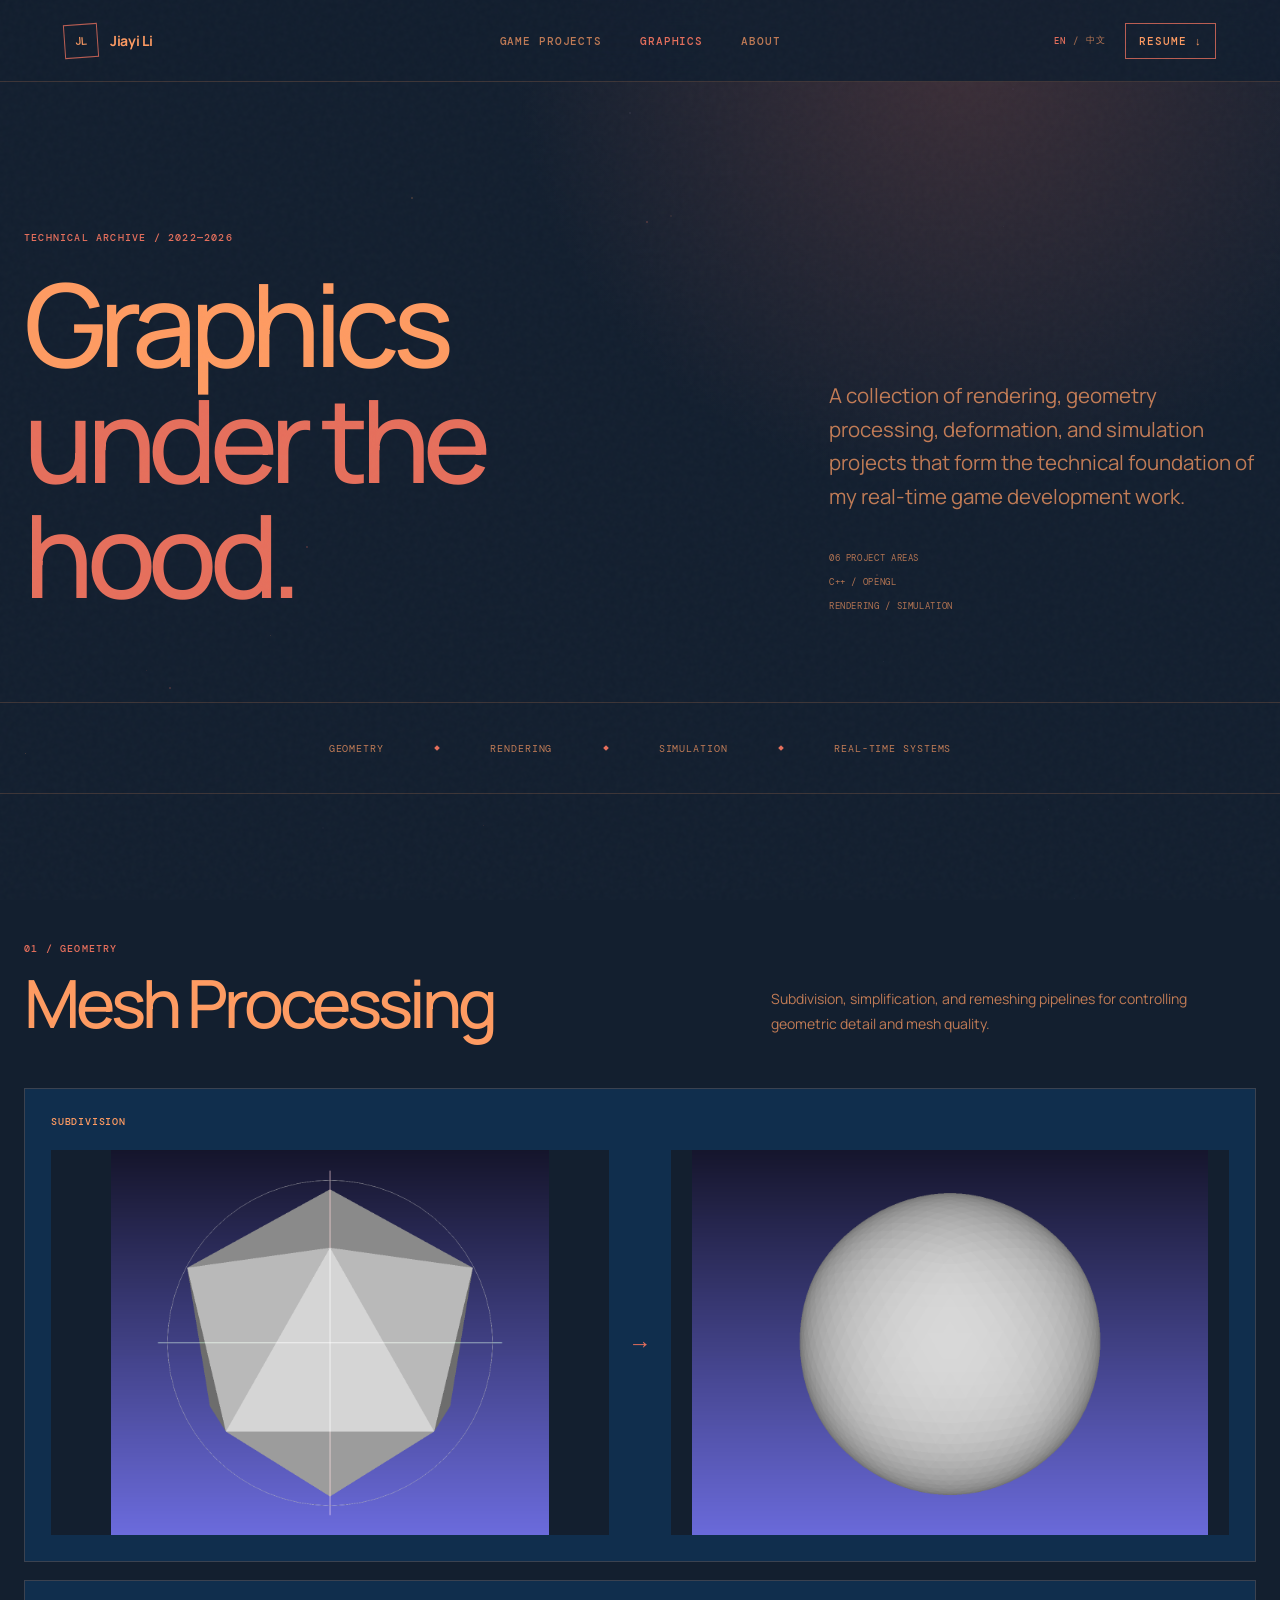
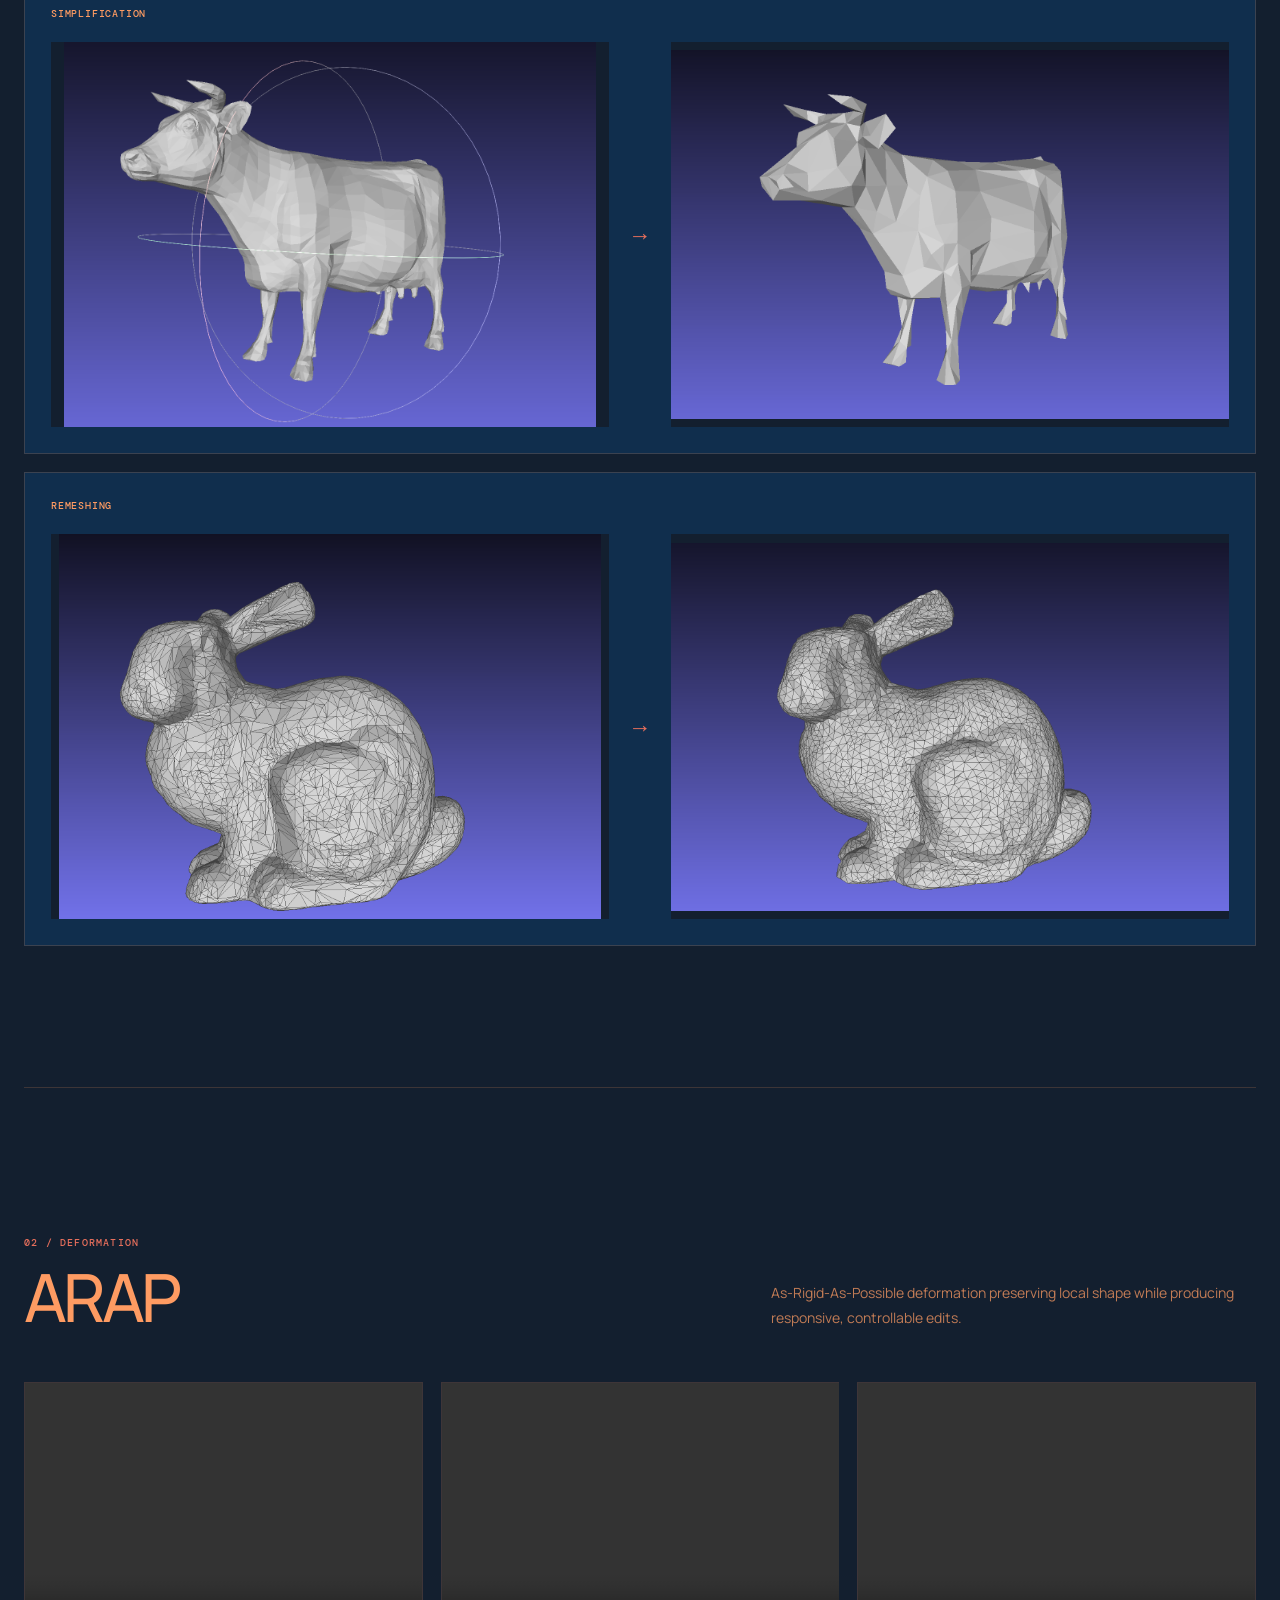
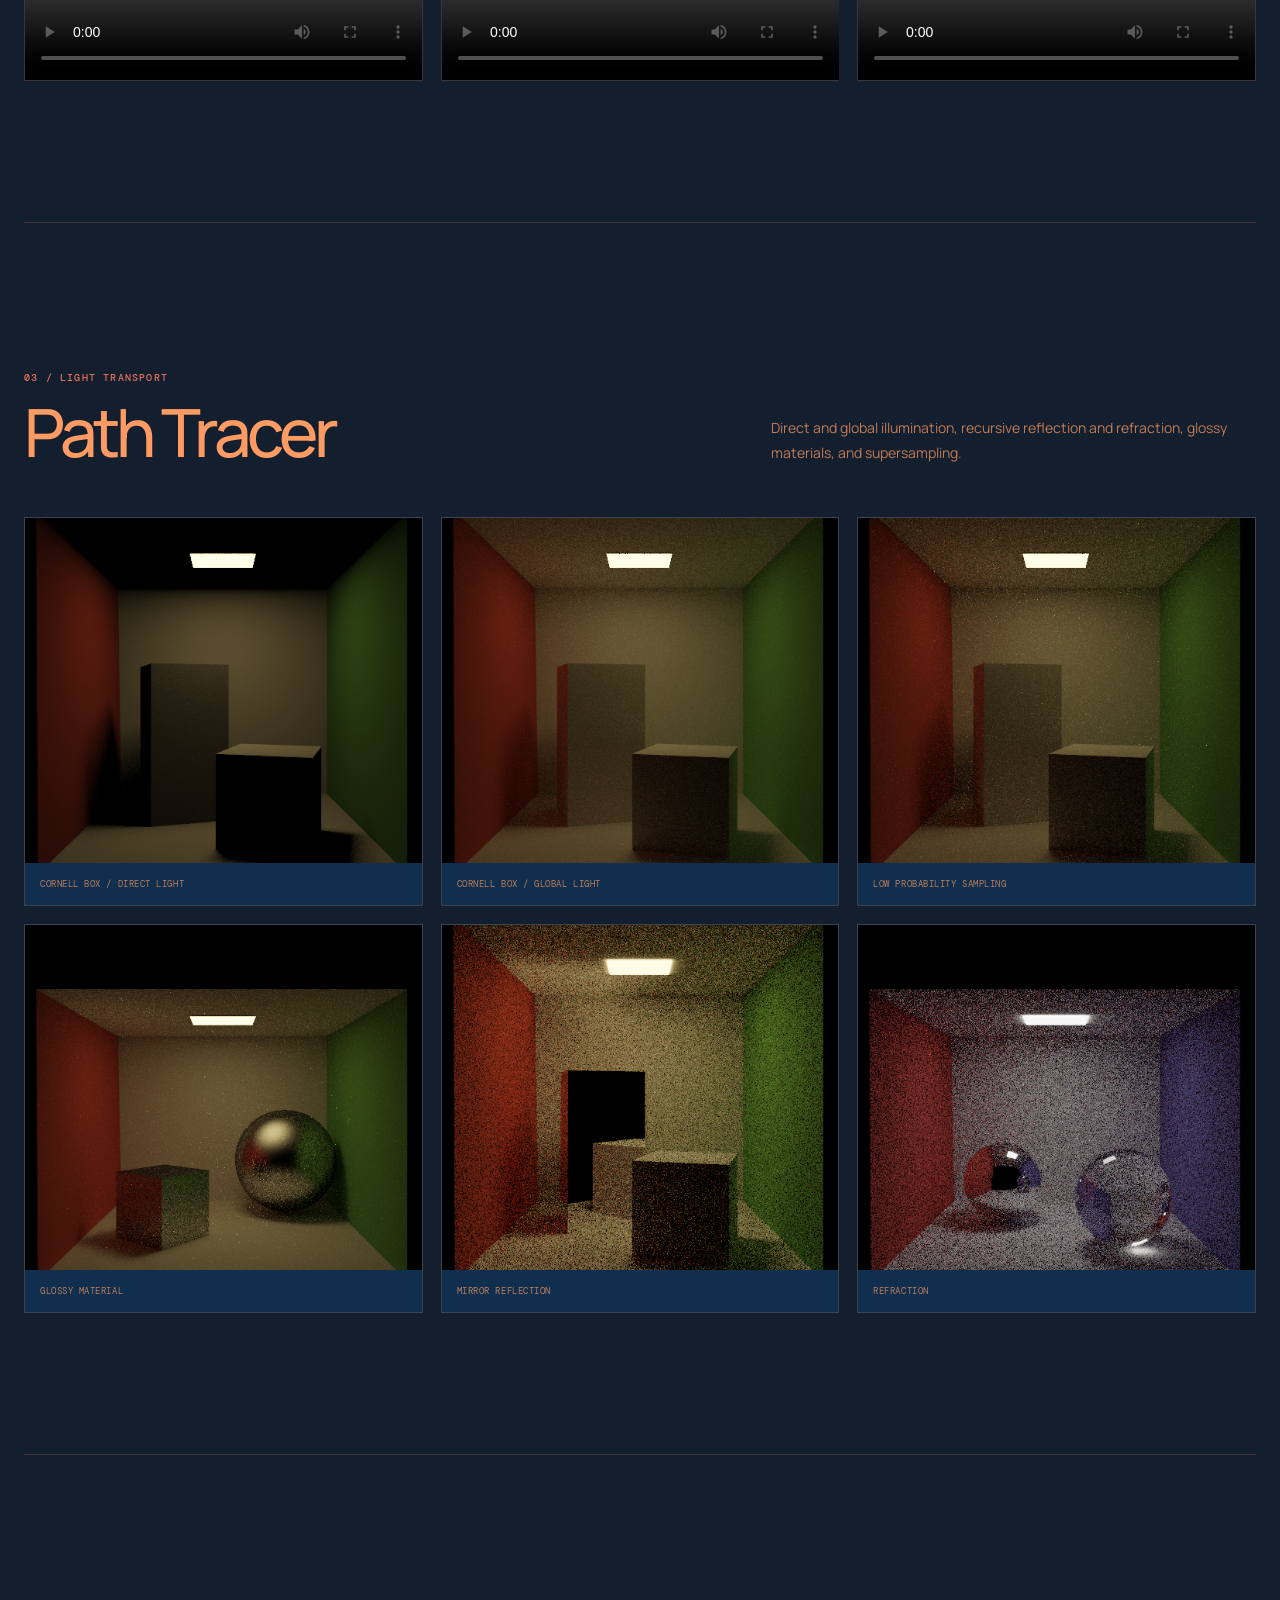
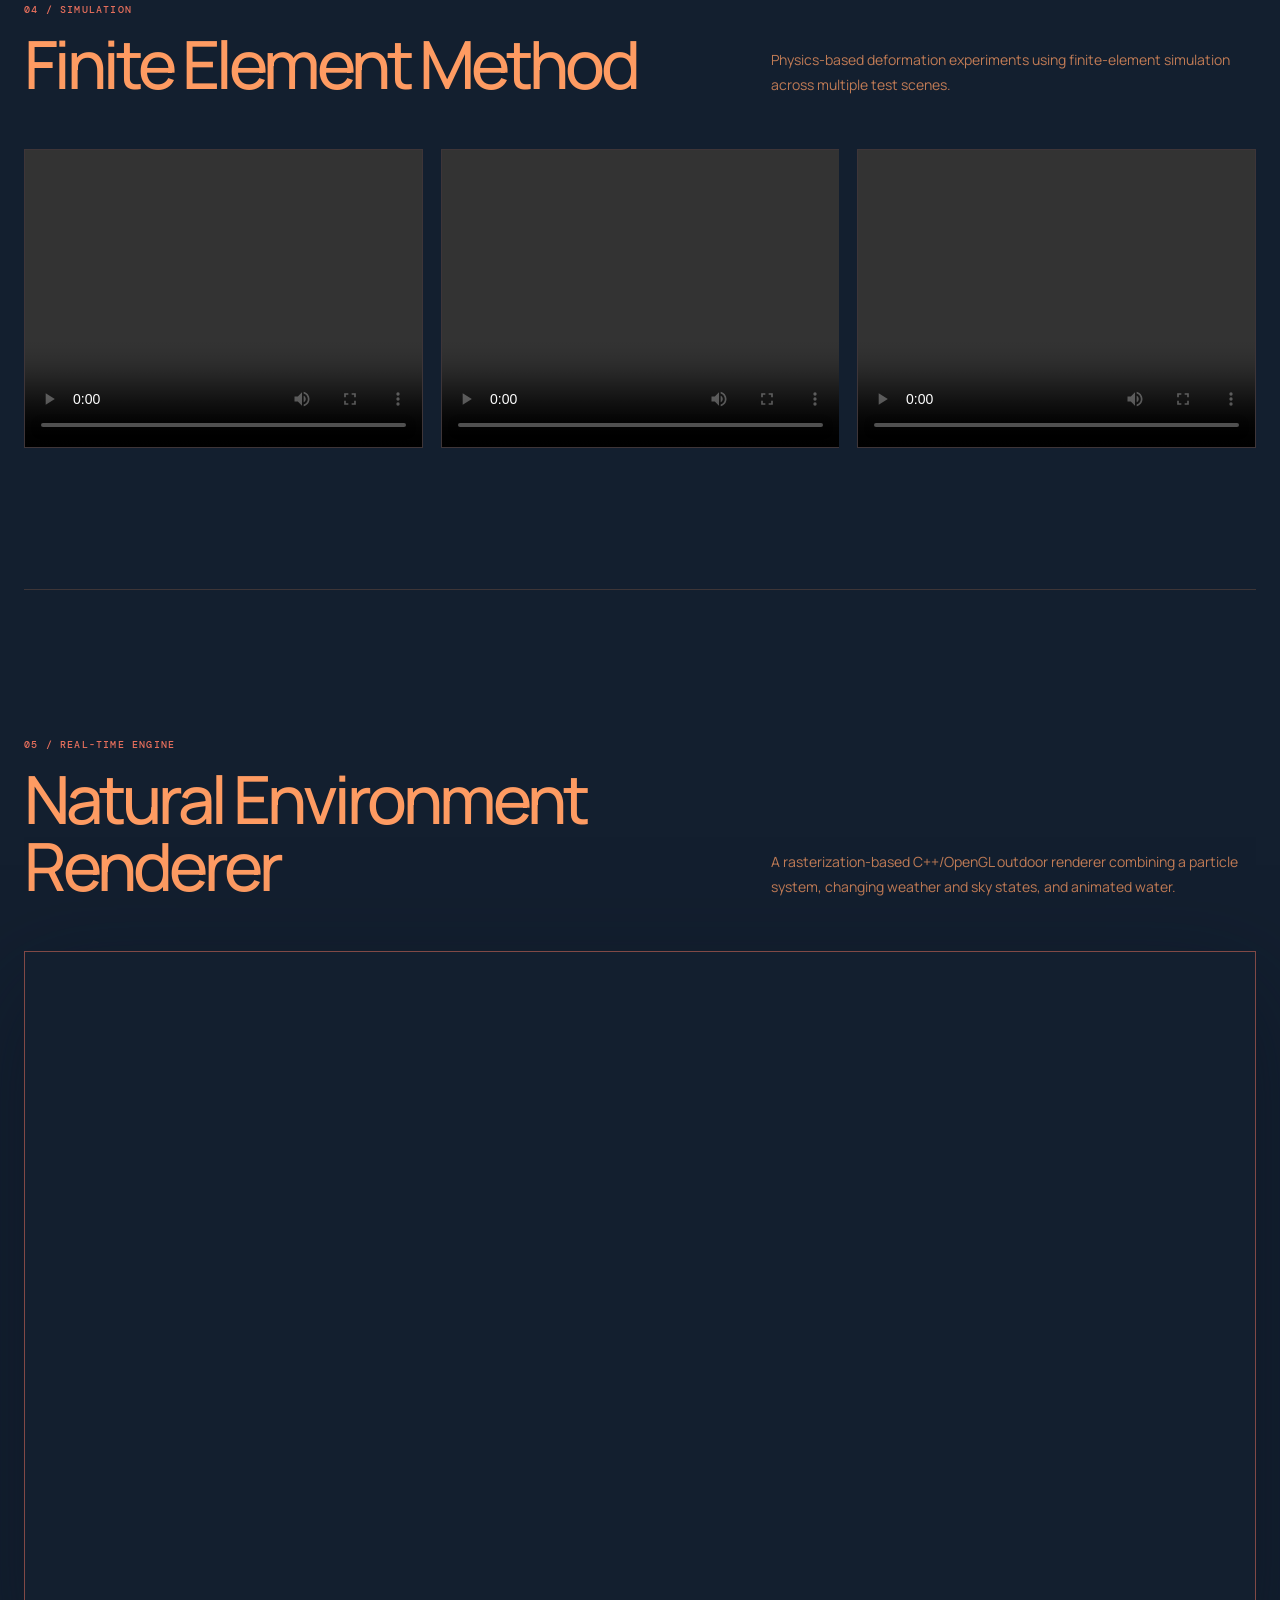
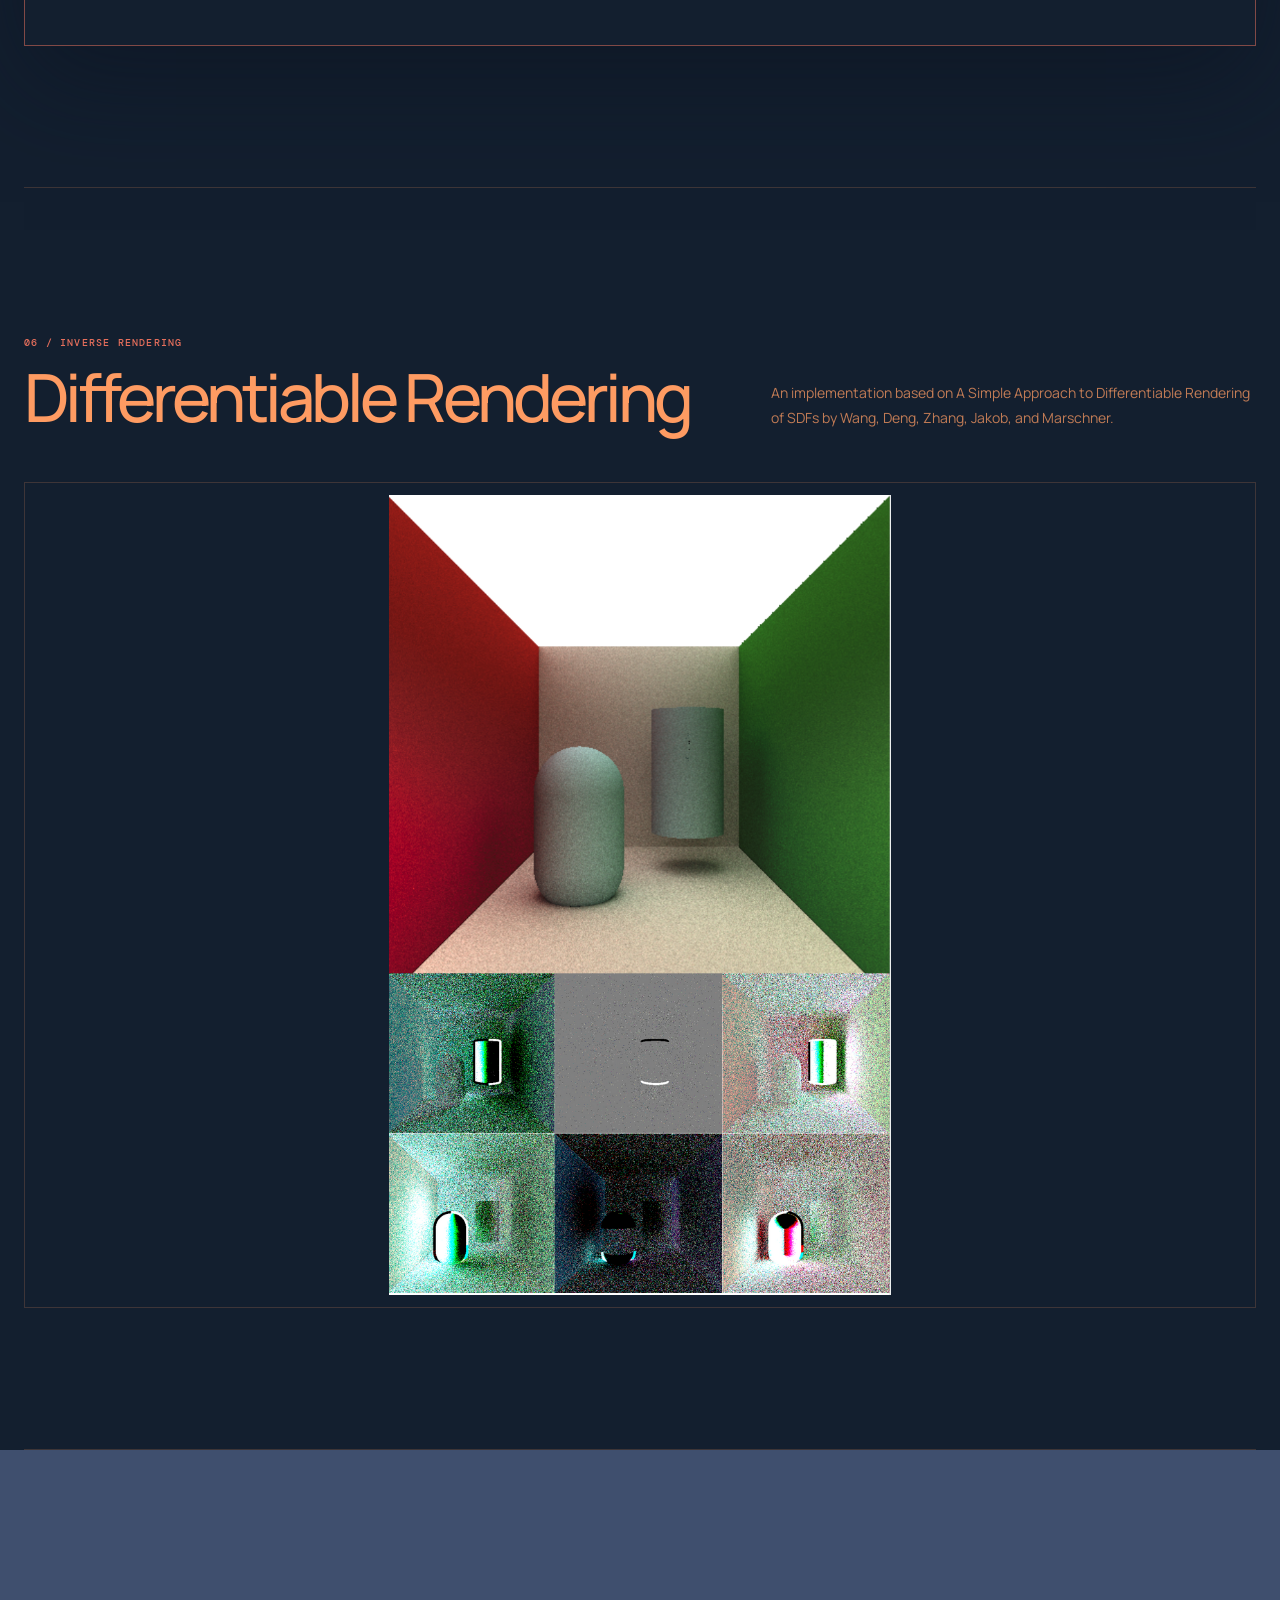
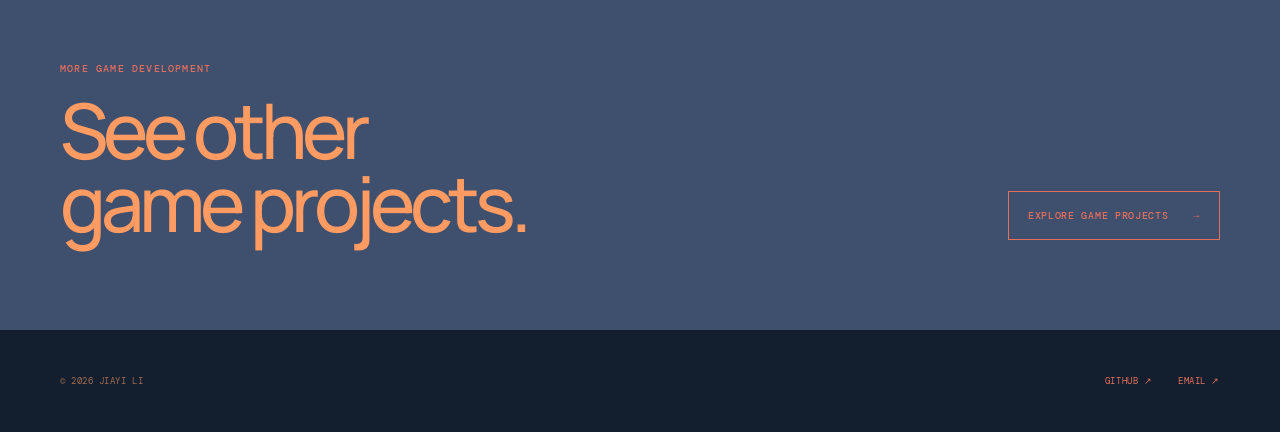
<file: graphics.html>
<!DOCTYPE html>
<html lang="en">
<head>
  <meta charset="UTF-8">
  <meta name="viewport" content="width=device-width, initial-scale=1.0">
  <meta name="theme-color" content="#131F2F">
  <meta name="description" content="Jiayi Li's computer graphics archive: mesh processing, deformation, path tracing, FEM, real-time rendering, and differentiable rendering.">
  <title>Graphics Archive — Jiayi Li</title>
  <link rel="preconnect" href="https://fonts.googleapis.com">
  <link rel="preconnect" href="https://fonts.gstatic.com" crossorigin>
  <link href="https://fonts.googleapis.com/css2?family=DM+Mono:wght@400;500&family=Manrope:wght@400;500;600;700&display=swap" rel="stylesheet">
  <link rel="stylesheet" href="assets/css/graphics.css">
  <link rel="icon" href="assets/images/site/image_3815.jpg" type="image/jpeg">
</head>
<body>
  <div class="pixel-field" id="pixelField" aria-hidden="true"></div>
  <div class="page-noise" aria-hidden="true"></div>
  <header class="graphics-header">
    <a class="brand" href="index.html"><span class="brand-mark" aria-hidden="true">JL</span><span>Jiayi Li</span></a>
    <nav class="graphics-nav" aria-label="Graphics navigation">
      <a href="index.html#projects">Game Projects</a>
      <a class="is-current" href="#top">Graphics</a>
      <a href="index.html#about">About</a>
    </nav>
    <div class="header-tools">
      <div class="language-switch" aria-label="Language">
        <button type="button" data-lang="en" aria-pressed="true">EN</button><span>/</span><button type="button" data-lang="zh" aria-pressed="false">中文</button>
      </div>
      <a href="docs/Jiayi-Li-Unreal-Engine-Resume.pdf" target="_blank" rel="noopener" class="resume-button">Resume ↓</a>
    </div>
  </header>

  <main id="top">
    <section class="graphics-hero">
      <div>
        <p class="eyebrow">Technical archive / 2022—2026</p>
        <h1>Graphics<br><em>under the hood.</em></h1>
      </div>
      <div class="hero-copy">
        <p>A collection of rendering, geometry processing, deformation, and simulation projects that form the technical foundation of my real-time game development work.</p>
        <div class="hero-meta"><span>06 project areas</span><span>C++ / OpenGL</span><span>Rendering / Simulation</span></div>
      </div>
    </section>

    <section class="graphics-strip" aria-label="Graphics disciplines">
      <span>Geometry</span><i></i><span>Rendering</span><i></i><span>Simulation</span><i></i><span>Real-time Systems</span>
    </section>

    <div class="archive-shell">
      <section class="project-section" id="mesh">
        <header class="project-heading"><div><span>01 / Geometry</span><h2>Mesh Processing</h2></div><p>Subdivision, simplification, and remeshing pipelines for controlling geometric detail and mesh quality.</p></header>
        <div class="mesh-gallery">
          <article><h3>Subdivision</h3><div class="comparison"><img src="assets/images/mesh/simplify.png" alt="Simplified mesh"><span>→</span><img src="assets/images/mesh/subdivision.png" alt="Subdivided mesh"></div></article>
          <article><h3>Simplification</h3><div class="comparison"><img src="assets/images/mesh/cow.png" alt="Original cow mesh"><span>→</span><img src="assets/images/mesh/simplify_cow.png" alt="Simplified cow mesh"></div></article>
          <article><h3>Remeshing</h3><div class="comparison"><img src="assets/images/mesh/bunny_simplify.png" alt="Simplified bunny mesh"><span>→</span><img src="assets/images/mesh/bunny_remesh.png" alt="Remeshed bunny"></div></article>
        </div>
      </section>

      <section class="project-section" id="arap">
        <header class="project-heading"><div><span>02 / Deformation</span><h2>ARAP</h2></div><p>As-Rigid-As-Possible deformation preserving local shape while producing responsive, controllable edits.</p></header>
        <div class="video-gallery">
          <video src="assets/videos/arap/armadillo.mov" controls preload="metadata" aria-label="Armadillo ARAP deformation"></video>
          <video src="assets/videos/arap/teapot.mov" controls preload="metadata" aria-label="Teapot ARAP deformation"></video>
          <video src="assets/videos/arap/video3.mov" controls preload="metadata" aria-label="ARAP deformation demonstration"></video>
        </div>
      </section>

      <section class="project-section" id="path-tracer">
        <header class="project-heading"><div><span>03 / Light Transport</span><h2>Path Tracer</h2></div><p>Direct and global illumination, recursive reflection and refraction, glossy materials, and supersampling.</p></header>
        <div class="image-grid">
          <figure><img src="assets/images/path-tracing/cornell_box_direct_lighting_only.png" alt="Cornell Box direct lighting"><figcaption>Cornell Box / Direct light</figcaption></figure>
          <figure><img src="assets/images/path-tracing/cornell_box_full_lighting.png" alt="Cornell Box full lighting"><figcaption>Cornell Box / Global light</figcaption></figure>
          <figure><img src="assets/images/path-tracing/cornell_box_full_lighting_low_probability.png" alt="Cornell Box low probability"><figcaption>Low probability sampling</figcaption></figure>
          <figure><img src="assets/images/path-tracing/glossy.png" alt="Glossy material rendering"><figcaption>Glossy material</figcaption></figure>
          <figure><img src="assets/images/path-tracing/mirror.png" alt="Mirror reflection rendering"><figcaption>Mirror reflection</figcaption></figure>
          <figure><img src="assets/images/path-tracing/refraction.png" alt="Refraction rendering"><figcaption>Refraction</figcaption></figure>
        </div>
      </section>

      <section class="project-section" id="fem">
        <header class="project-heading"><div><span>04 / Simulation</span><h2>Finite Element Method</h2></div><p>Physics-based deformation experiments using finite-element simulation across multiple test scenes.</p></header>
        <div class="video-gallery">
          <video src="assets/videos/fem/video1.mov" controls preload="metadata" aria-label="Finite element simulation one"></video>
          <video src="assets/videos/fem/video2.mov" controls preload="metadata" aria-label="Finite element simulation two"></video>
          <video src="assets/videos/fem/video3.mov" controls preload="metadata" aria-label="Finite element simulation three"></video>
        </div>
      </section>

      <section class="project-section featured-section" id="real-time">
        <header class="project-heading"><div><span>05 / Real-time Engine</span><h2>Natural Environment Renderer</h2></div><p>A rasterization-based C++/OpenGL outdoor renderer combining a particle system, changing weather and sky states, and animated water.</p></header>
        <div class="youtube-frame"><iframe src="https://www.youtube.com/embed/AM1mzVqbfr4?start=2159" title="Real-time natural environment renderer demo" allow="accelerometer; autoplay; clipboard-write; encrypted-media; gyroscope; picture-in-picture" allowfullscreen></iframe></div>
      </section>

      <section class="project-section diff-section" id="differentiable">
        <header class="project-heading"><div><span>06 / Inverse Rendering</span><h2>Differentiable Rendering</h2></div><p>An implementation based on <cite>A Simple Approach to Differentiable Rendering of SDFs</cite> by Wang, Deng, Zhang, Jakob, and Marschner.</p></header>
        <div class="diff-image"><img src="assets/images/graphics/diffRender.png" alt="Differentiable rendering results"></div>
      </section>
    </div>

    <section class="game-cta">
      <div><p>More game development</p><h2>See other<br>game projects.</h2></div>
      <a href="index.html#projects">Explore game projects <span aria-hidden="true">→</span></a>
    </section>
  </main>

  <footer class="graphics-footer"><span>© <span id="year">2026</span> Jiayi Li</span><div><a href="https://github.com/Ririleyy" target="_blank" rel="noreferrer">GitHub ↗</a><a href="mailto:li.jiayi.game@outlook.com">Email ↗</a></div></footer>
  <script src="assets/js/language.js"></script>
  <script src="assets/js/pixel-field.js"></script>
  <script>document.getElementById('year').textContent = new Date().getFullYear();</script>
</body>
</html>
</file>
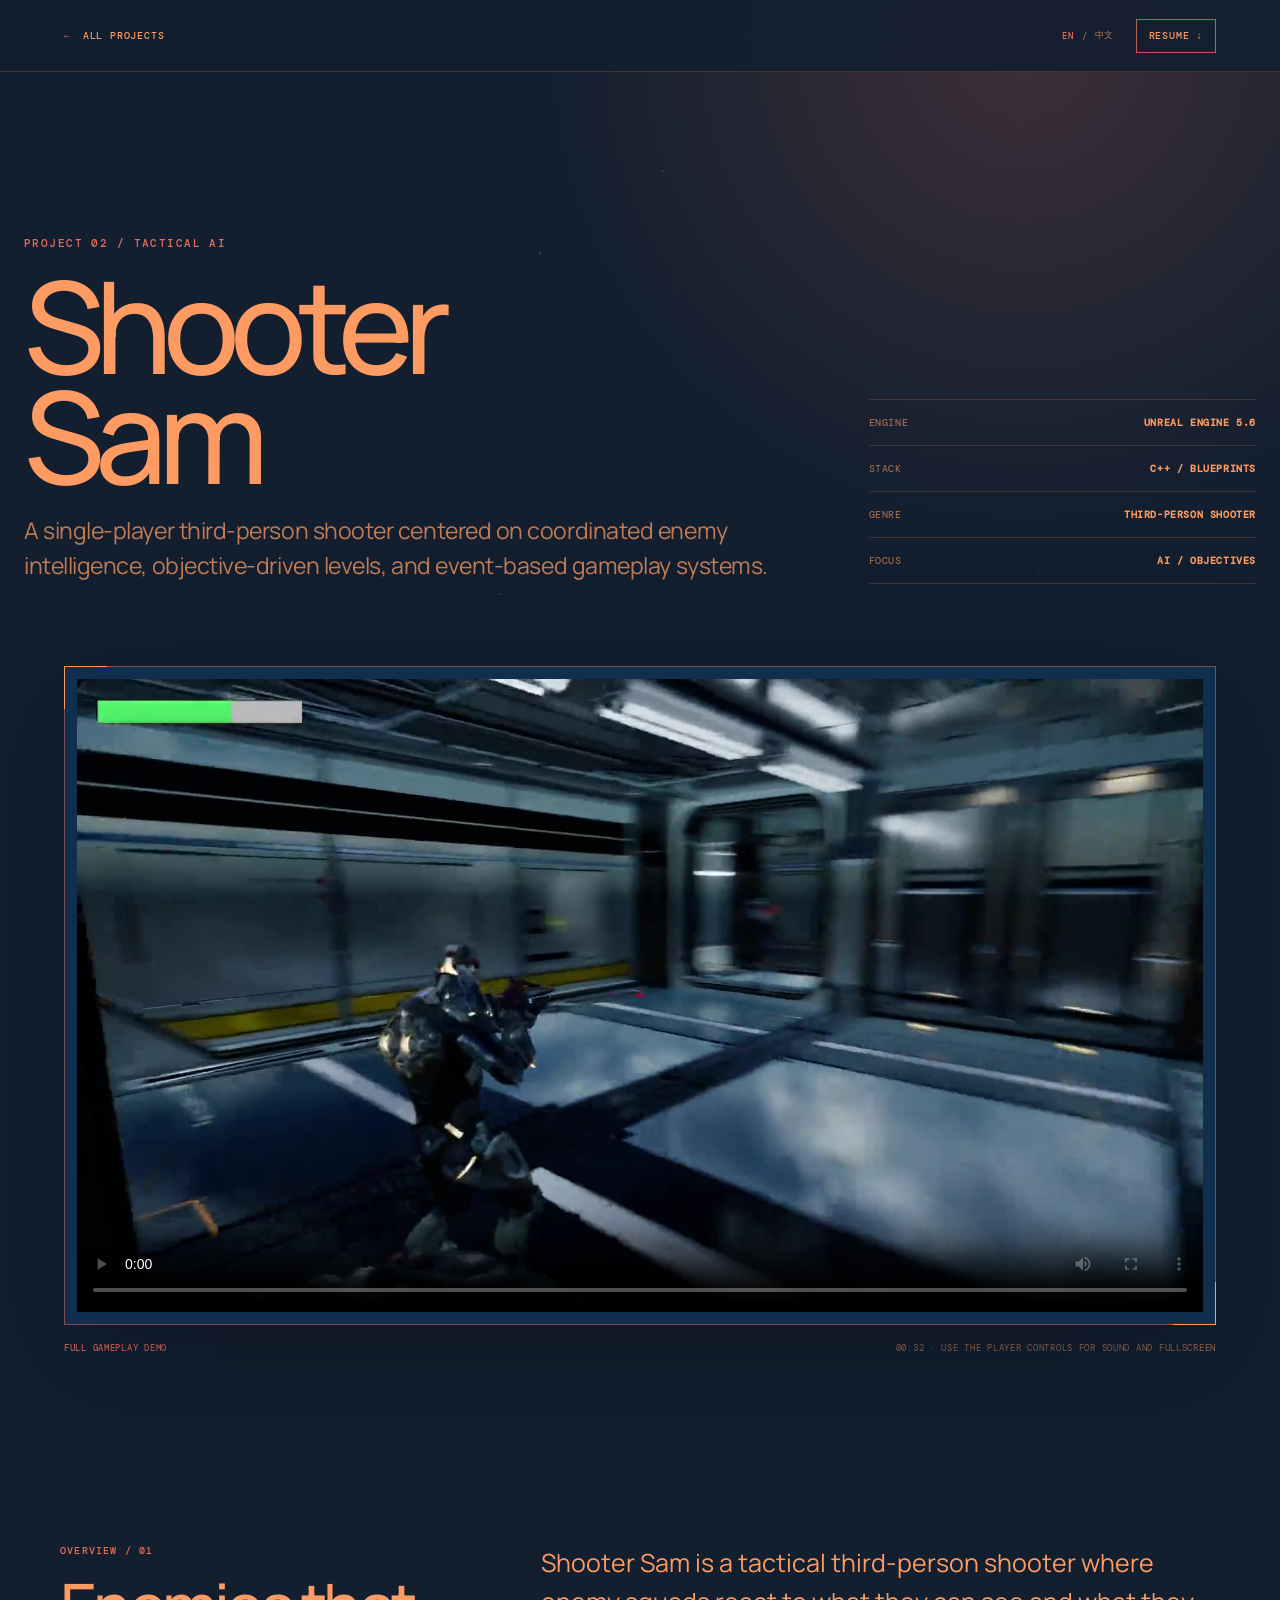
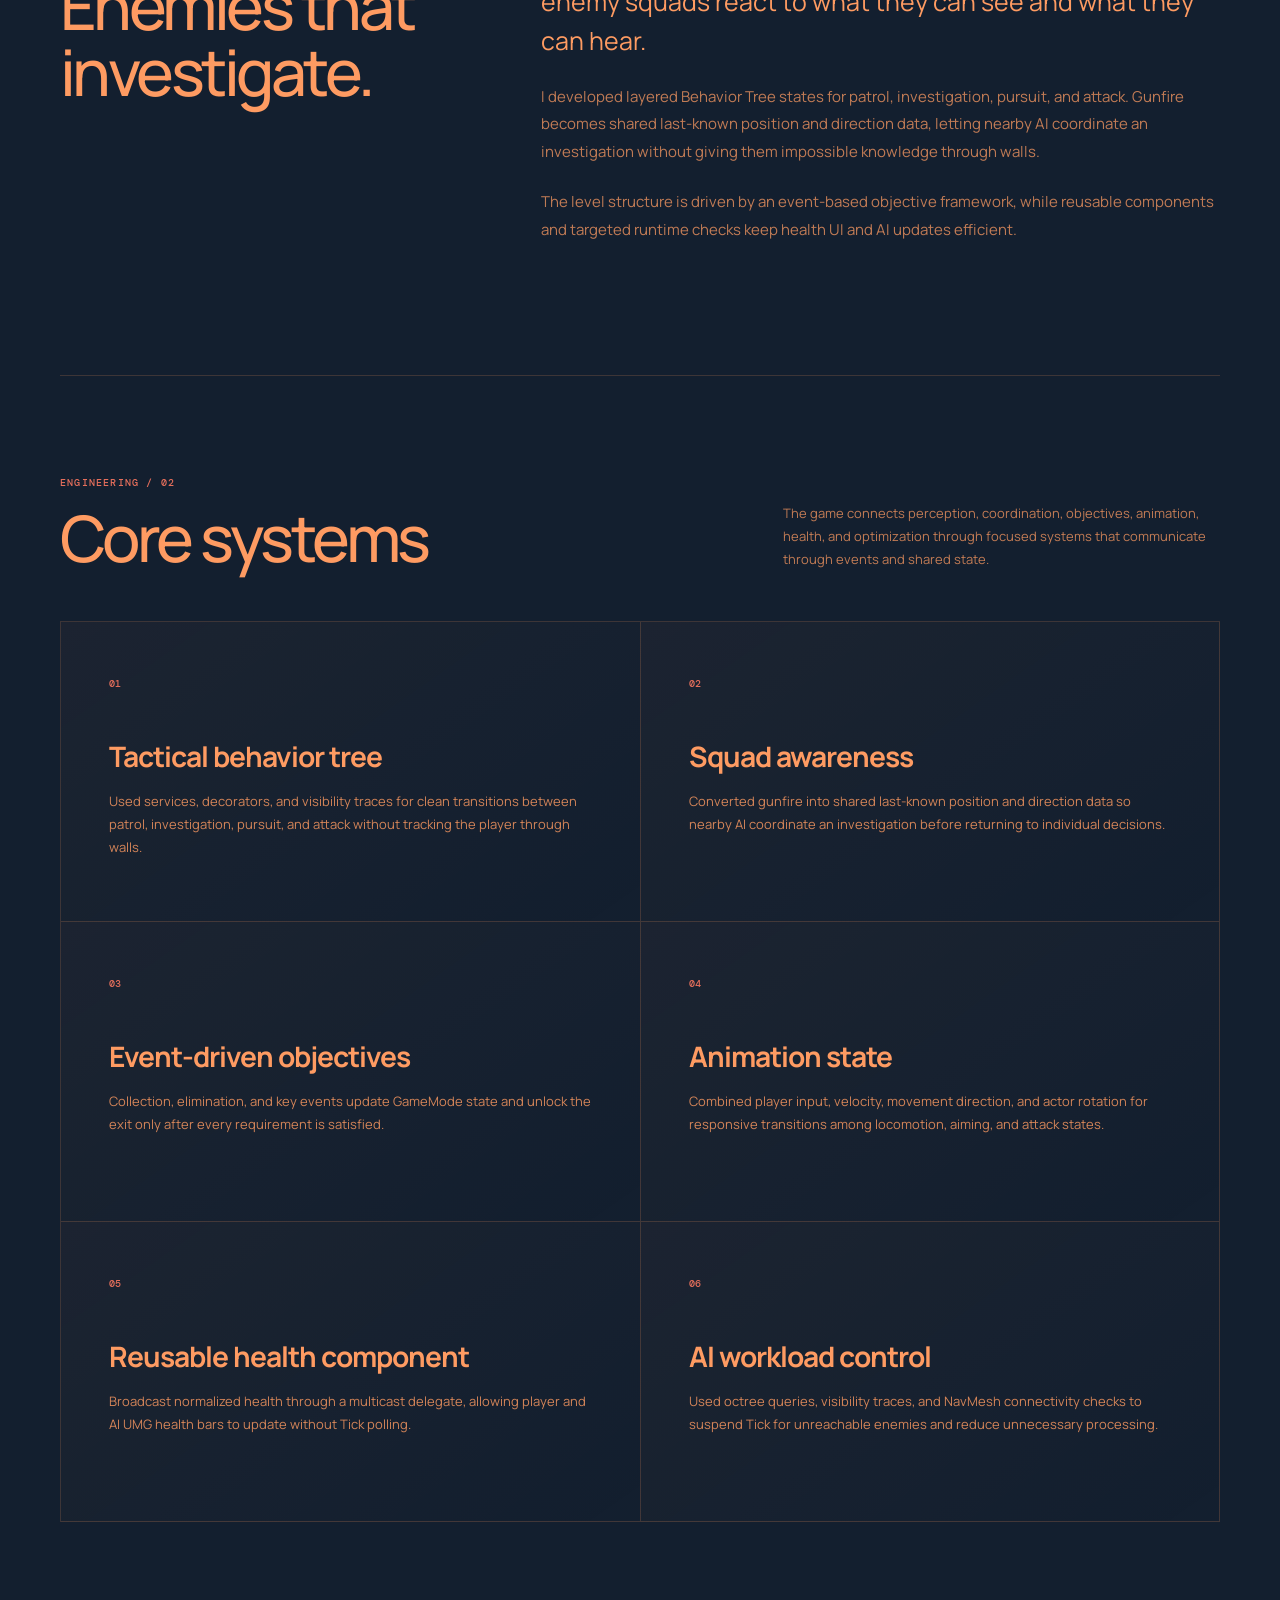
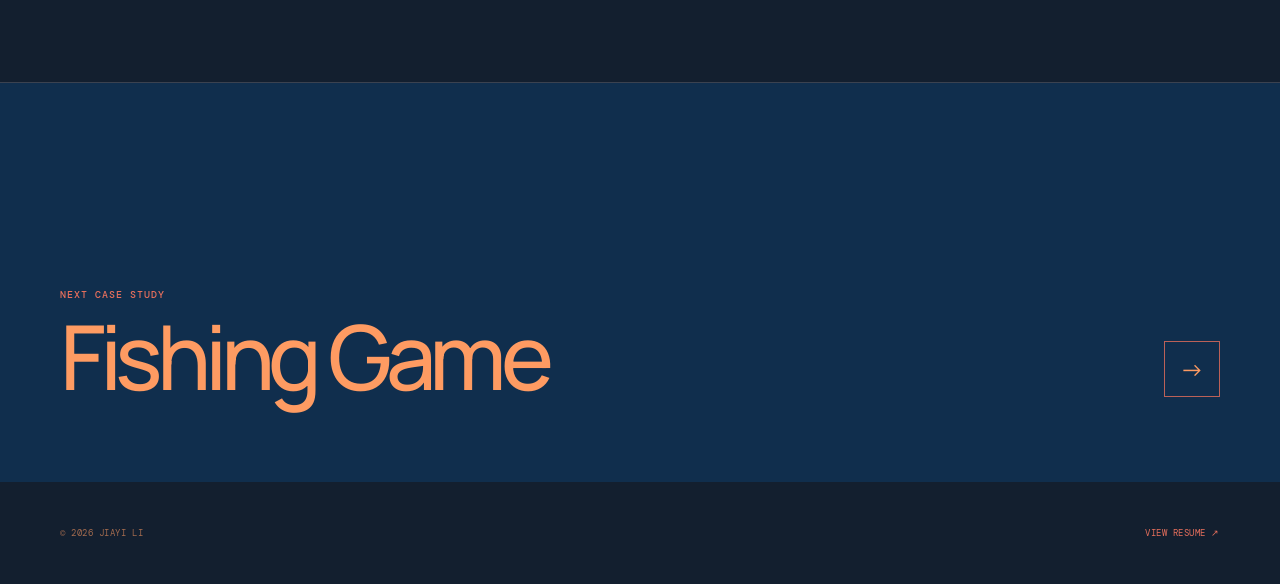
<file: shooter-sam.html>
<!DOCTYPE html>
<html lang="en">
<head>
  <meta charset="UTF-8">
  <meta name="viewport" content="width=device-width, initial-scale=1.0">
  <meta name="theme-color" content="#131F2F">
  <meta name="description" content="Shooter Sam — a tactical third-person shooter built by Jiayi Li with C++, Blueprints, and Unreal Engine 5.6.">
  <title>Shooter Sam — Jiayi Li</title>
  <link rel="preconnect" href="https://fonts.googleapis.com">
  <link rel="preconnect" href="https://fonts.gstatic.com" crossorigin>
  <link href="https://fonts.googleapis.com/css2?family=DM+Mono:wght@400;500&family=Manrope:wght@400;500;600;700&display=swap" rel="stylesheet">
  <link rel="stylesheet" href="assets/css/project.css">
  <link rel="icon" href="assets/images/site/image_3815.jpg" type="image/jpeg">
</head>
<body>
  <div class="pixel-field" id="pixelField" aria-hidden="true"></div>
  <header class="project-header">
    <a class="back-link" href="index.html#projects"><span aria-hidden="true">←</span> All projects</a>
    <div class="project-header-tools">
      <div class="language-switch" aria-label="Language">
        <button type="button" data-lang="en" aria-pressed="true">EN</button><span>/</span><button type="button" data-lang="zh" aria-pressed="false">中文</button>
      </div>
      <a class="project-resume" href="docs/Jiayi-Li-Unreal-Engine-Resume.pdf" target="_blank" rel="noopener">Resume ↓</a>
    </div>
  </header>

  <main class="project-main">
    <section class="project-hero">
      <div class="project-hero-copy">
        <p class="project-kicker">Project 02 / Tactical AI</p>
        <h1>Shooter<br>Sam</h1>
        <p>A single-player third-person shooter centered on coordinated enemy intelligence, objective-driven levels, and event-based gameplay systems.</p>
      </div>
      <ul class="project-meta" aria-label="Project details">
        <li><span>Engine</span><strong>Unreal Engine 5.6</strong></li>
        <li><span>Stack</span><strong>C++ / Blueprints</strong></li>
        <li><span>Genre</span><strong>Third-person shooter</strong></li>
        <li><span>Focus</span><strong>AI / objectives</strong></li>
      </ul>
    </section>

    <section class="demo-section" aria-labelledby="demo-title">
      <div class="demo-frame">
        <video controls playsinline preload="metadata" poster="assets/videos/demos/shooter-sam-poster.jpg" aria-label="Full Shooter Sam gameplay demo">
          <source src="assets/videos/demos/shooter-sam-full-web.mp4" type="video/mp4">
          Your browser does not support HTML5 video.
        </video>
      </div>
      <div class="demo-caption"><strong id="demo-title">Full gameplay demo</strong><span>00:32 · Use the player controls for sound and fullscreen</span></div>
    </section>

    <div class="case-body">
      <section class="overview" aria-labelledby="overview-title">
        <div><p class="section-label">Overview / 01</p><h2 id="overview-title">Enemies that investigate.</h2></div>
        <div class="overview-copy">
          <p>Shooter Sam is a tactical third-person shooter where enemy squads react to what they can see and what they can hear.</p>
          <p>I developed layered Behavior Tree states for patrol, investigation, pursuit, and attack. Gunfire becomes shared last-known position and direction data, letting nearby AI coordinate an investigation without giving them impossible knowledge through walls.</p>
          <p>The level structure is driven by an event-based objective framework, while reusable components and targeted runtime checks keep health UI and AI updates efficient.</p>
        </div>
      </section>

      <section class="systems" aria-labelledby="systems-title">
        <div class="systems-header">
          <div><p class="section-label">Engineering / 02</p><h2 id="systems-title">Core systems</h2></div>
          <p>The game connects perception, coordination, objectives, animation, health, and optimization through focused systems that communicate through events and shared state.</p>
        </div>
        <div class="systems-grid">
          <article class="system-card"><span class="index">01</span><h3>Tactical behavior tree</h3><p>Used services, decorators, and visibility traces for clean transitions between patrol, investigation, pursuit, and attack without tracking the player through walls.</p></article>
          <article class="system-card"><span class="index">02</span><h3>Squad awareness</h3><p>Converted gunfire into shared last-known position and direction data so nearby AI coordinate an investigation before returning to individual decisions.</p></article>
          <article class="system-card"><span class="index">03</span><h3>Event-driven objectives</h3><p>Collection, elimination, and key events update GameMode state and unlock the exit only after every requirement is satisfied.</p></article>
          <article class="system-card"><span class="index">04</span><h3>Animation state</h3><p>Combined player input, velocity, movement direction, and actor rotation for responsive transitions among locomotion, aiming, and attack states.</p></article>
          <article class="system-card"><span class="index">05</span><h3>Reusable health component</h3><p>Broadcast normalized health through a multicast delegate, allowing player and AI UMG health bars to update without Tick polling.</p></article>
          <article class="system-card"><span class="index">06</span><h3>AI workload control</h3><p>Used octree queries, visibility traces, and NavMesh connectivity checks to suspend Tick for unreachable enemies and reduce unnecessary processing.</p></article>
        </div>
      </section>
    </div>

    <a class="next-project" href="fishing-engine.html"><div><small>Next case study</small><strong>Fishing Game</strong></div><span aria-hidden="true">→</span></a>
  </main>
  <footer class="project-footer"><span>© <span data-year>2026</span> Jiayi Li</span><a href="docs/Jiayi-Li-Unreal-Engine-Resume.pdf" target="_blank">View Resume ↗</a></footer>
  <script src="assets/js/language.js"></script>
  <script src="assets/js/pixel-field.js"></script>
  <script>document.querySelector('[data-year]').textContent = new Date().getFullYear();</script>
</body>
</html>
</file>
<file: assets/css/index.css>
:root {
  --ink: #fe9b62;
  --muted: rgba(254, 155, 98, 0.74);
  --surface: #102e4d;
  --surface-2: #3f4f6e;
  --support: #695c7b;
  --line: rgba(254, 155, 98, 0.18);
  --accent: #e66f5c;
  --accent-dark: #131f2f;
  --page: #131f2f;
  --mono: "DM Mono", monospace;
  --sans: "Manrope", sans-serif;
}

* { box-sizing: border-box; }

html { scroll-behavior: smooth; }

body {
  margin: 0;
  min-width: 320px;
  color: var(--ink);
  background: var(--page);
  font-family: var(--sans);
  -webkit-font-smoothing: antialiased;
}

/* Keep the Chinese version visually aligned with the English typography while
   using a clean CJK fallback for glyphs Manrope does not contain. */
html[lang="zh-CN"] body {
  font-family: "Manrope", "Microsoft YaHei UI", "Microsoft YaHei", sans-serif;
}

body::before {
  content: "";
  position: fixed;
  z-index: -2;
  inset: 0;
  background:
    radial-gradient(circle at 72% 8%, rgba(230, 111, 92, 0.2), transparent 27rem),
    linear-gradient(180deg, #131f2f 0%, var(--page) 30%);
}

.page-noise {
  position: fixed;
  z-index: 20;
  inset: 0;
  opacity: 0.035;
  pointer-events: none;
  background-image: url("data:image/svg+xml,%3Csvg viewBox='0 0 180 180' xmlns='http://www.w3.org/2000/svg'%3E%3Cfilter id='n'%3E%3CfeTurbulence type='fractalNoise' baseFrequency='.9' numOctaves='2' stitchTiles='stitch'/%3E%3C/filter%3E%3Crect width='100%25' height='100%25' filter='url(%23n)' opacity='.7'/%3E%3C/svg%3E");
}

a { color: inherit; }
img { display: block; max-width: 100%; }

.pixel-field {
  position: fixed;
  z-index: -1;
  inset: 0;
  overflow: hidden;
  pointer-events: none;
}
.pixel-field span {
  position: absolute;
  border-radius: 0;
  will-change: opacity;
}
@keyframes pixel-twinkle {
  0%, 100% { opacity: .15; }
  50% { opacity: .85; }
}

.wand-intro {
  position: fixed;
  z-index: 999;
  inset: 0;
  overflow: hidden;
  background: var(--page);
  pointer-events: none;
  clip-path: circle(150% at 50% 46%);
  animation: wand-reveal 820ms cubic-bezier(.61, 0, .2, 1) 3450ms 1 both;
}
.wand-flight {
  position: absolute;
  left: 50%;
  top: 50%;
  width: 130px;
  margin: -68px 0 0 -65px;
  transform: translate3d(-58vw, 42vh, 0) rotate(-24deg) scale(.55);
  opacity: 0;
  animation: wand-fly 3000ms cubic-bezier(.32, .98, .44, 1) 150ms 1 both;
  will-change: transform, opacity;
}
.wand-witch {
  width: 100%;
  height: auto;
  image-rendering: pixelated;
  filter: drop-shadow(0 10px 22px rgba(5, 9, 16, .55)) drop-shadow(0 0 24px rgba(230, 111, 92, .5));
  animation: witch-fly 620ms ease-in-out infinite;
}
.wand-drop {
  position: fixed;
  z-index: 999;
  width: 5px;
  height: 5px;
  margin: -2.5px 0 0 -2.5px;
  border-radius: 50%;
  background: radial-gradient(circle, #fff3e8, var(--ink) 45%, var(--accent) 70%, transparent 78%);
  box-shadow: 0 0 8px 1px rgba(230, 111, 92, .6);
  opacity: 0;
  pointer-events: none;
  animation: drop-fall 800ms cubic-bezier(.3, .8, .4, 1) 1 both;
}

@keyframes wand-fly {
  0%   { transform: translate3d(-58vw, 42vh, 0) rotate(-24deg) scale(.55); opacity: 0; }
  9%   { opacity: 1; }
  22%  { transform: translate3d(-30vw, -6vh, 0) rotate(10deg) scale(.85); }
  46%  { transform: translate3d(2vw, -22vh, 0) rotate(-14deg) scale(1); }
  70%  { transform: translate3d(34vw, 4vh, 0) rotate(12deg) scale(.92); }
  92%  { opacity: 1; }
  100% { transform: translate3d(64vw, -34vh, 0) rotate(-20deg) scale(.6); opacity: 0; }
}
@keyframes drop-fall {
  0%   { opacity: 0; transform: translate(0, 0) scale(.5); }
  18%  { opacity: 1; transform: translate(-1px, 4px) scale(1); }
  100% { opacity: 0; transform: translate(-7px, 30px) scale(.4); }
}
@keyframes wand-reveal {
  0%   { clip-path: circle(150% at 50% 46%); }
  100% { clip-path: circle(0% at 50% 46%); }
}

/* Magical burst — plays after the witch passes through, before the reveal wipe */
.burst-screenflash {
  position: absolute;
  inset: 0;
  background: radial-gradient(circle at 50% 46%, #fff8ef 0%, var(--ink) 22%, var(--accent) 45%, transparent 74%);
  opacity: 0;
  mix-blend-mode: screen;
  animation: burst-screenflash 1150ms cubic-bezier(.16, .8, .2, 1) 2620ms 1 both;
}
.wand-burst {
  position: absolute;
  left: 50%;
  top: 46%;
  width: 0;
  height: 0;
}
.burst-core {
  position: absolute;
  left: 0;
  top: 0;
  width: 30vmin;
  height: 30vmin;
  margin: -15vmin 0 0 -15vmin;
  border-radius: 50%;
  background: radial-gradient(circle, #fff8ef 0%, var(--ink) 32%, var(--accent) 58%, transparent 74%);
  opacity: 0;
  scale: .1;
  mix-blend-mode: screen;
  animation: burst-core 1150ms cubic-bezier(.2, .8, .2, 1) 2650ms 1 both;
}
.burst-ring {
  position: absolute;
  left: 0;
  top: 0;
  width: 18vmin;
  height: 18vmin;
  margin: -9vmin 0 0 -9vmin;
  border-radius: 50%;
  background: radial-gradient(circle, #fff8ef 0%, rgba(254, 155, 98, .9) 45%, transparent 75%);
  opacity: 0;
  scale: .25;
  animation: burst-ring 1100ms ease-out 2690ms 1 both;
}
.burst-ray {
  position: absolute;
  left: 0;
  top: 0;
  width: 6px;
  height: 62vmin;
  margin: -62vmin -3px 0 -3px;
  transform-origin: 50% 100%;
  rotate: var(--ra);
  background: linear-gradient(to top, transparent, var(--ink) 45%, #fff3e8 78%, transparent);
  opacity: 0;
  scale: .2 .3;
  will-change: opacity, scale;
  animation: burst-ray 1050ms cubic-bezier(.16, .9, .3, 1) 2670ms 1 both;
}
.burst-heart {
  position: absolute;
  left: 0;
  top: 0;
  width: 1px;
  height: 1px;
  translate: 0 0;
  opacity: 0;
  scale: .4;
  animation: burst-heart-move 1150ms cubic-bezier(.22, .9, .32, 1) calc(2750ms + var(--hd, 0s)) 1 both;
}
.burst-heart::before {
  content: '\2665';
  position: absolute;
  left: 50%;
  top: 50%;
  transform: translate(-50%, -50%) scale(var(--hs, .8));
  color: var(--accent);
  font-size: 40px;
  text-shadow: 0 0 16px rgba(230, 111, 92, .85), 0 0 5px #fff3e8;
}
.burst-glint {
  position: absolute;
  left: 0;
  top: 0;
  width: 22px;
  height: 22px;
  margin: -11px 0 0 -11px;
  translate: 0 0;
  opacity: 0;
  scale: .2;
  rotate: 0deg;
  animation: burst-glint-move 950ms ease-out calc(2730ms + var(--gd, 0s)) 1 both;
}
.burst-glint::before, .burst-glint::after {
  content: '';
  position: absolute;
  left: 50%;
  top: 50%;
  background: linear-gradient(90deg, transparent, #fff3e8, transparent);
}
.burst-glint::before { width: 22px; height: 3px; margin: -1.5px 0 0 -11px; }
.burst-glint::after { width: 3px; height: 22px; margin: -11px 0 0 -1.5px; }

@keyframes burst-screenflash {
  0%   { opacity: 0; }
  28%  { opacity: .85; }
  100% { opacity: 0; }
}
@keyframes burst-core {
  0%   { opacity: 0; scale: .1; }
  20%  { opacity: 1; scale: 1.6; }
  55%  { opacity: .9; scale: 3.4; }
  100% { opacity: 0; scale: 5; }
}
@keyframes burst-ring {
  0%   { opacity: .9; scale: .25; }
  100% { opacity: 0; scale: 16; }
}
@keyframes burst-ray {
  0%   { opacity: 0; scale: .15 .3; }
  28%  { opacity: 1; scale: .6 1; }
  100% { opacity: 0; scale: .3 1.55; }
}
@keyframes burst-heart-move {
  0%   { translate: 0 0; opacity: 0; scale: .3; }
  18%  { opacity: 1; scale: 1; }
  100% { translate: var(--hx, 0) var(--hy, -80px); opacity: 0; scale: .9; }
}
@keyframes burst-glint-move {
  0%   { translate: 0 0; opacity: 0; scale: .2; rotate: 0deg; }
  30%  { opacity: 1; scale: 1.1; rotate: 60deg; }
  100% { translate: var(--gx, 0) var(--gy, 0); opacity: 0; scale: .4; rotate: 140deg; }
}

@media (prefers-reduced-motion: reduce) {
  .wand-intro { display: none; }
}

.site-header {
  position: fixed;
  z-index: 15;
  top: 0;
  left: 0;
  right: 0;
  height: 82px;
  padding: 0 clamp(24px, 5vw, 80px);
  display: grid;
  grid-template-columns: 1fr auto 1fr;
  align-items: center;
  border-bottom: 1px solid transparent;
  transition: background 180ms ease, border-color 180ms ease, height 180ms ease;
}

.site-header.is-scrolled {
  height: 68px;
  background: rgba(19, 31, 47, 0.92);
  border-color: var(--line);
  backdrop-filter: blur(18px);
}

.brand {
  justify-self: start;
  display: inline-flex;
  align-items: center;
  gap: 12px;
  font-size: 14px;
  font-weight: 700;
  text-decoration: none;
  letter-spacing: -0.02em;
}

.brand-mark {
  width: 34px;
  height: 34px;
  display: grid;
  place-items: center;
  border: 1px solid rgba(230, 111, 92, 0.8);
  color: var(--accent);
  font: 500 11px var(--mono);
  transform: rotate(-4deg);
}

.site-nav { display: flex; gap: 38px; }
.site-nav a, .header-resume {
  color: rgba(254, 155, 98, 0.82);
  font: 500 12px var(--mono);
  text-decoration: none;
  text-transform: uppercase;
  letter-spacing: 0.08em;
  transition: color 160ms ease;
}
.site-nav a:hover { color: var(--accent); }
.header-tools { justify-self: end; display: flex; align-items: center; gap: 18px; }
.language-switch { display: flex; align-items: center; gap: 6px; color: rgba(254,155,98,.55); font: 500 9px var(--mono); }
.language-switch button { padding: 4px 2px; border: 0; color: rgba(254,155,98,.72); background: transparent; font: inherit; letter-spacing: .06em; cursor: pointer; }
.language-switch button[aria-pressed="true"] { color: var(--accent); }
.language-switch button:hover { color: var(--ink); }
.header-resume { min-height: 36px; padding: 0 13px; display: inline-flex; align-items: center; gap: 9px; border: 1px solid rgba(230,111,92,.8); color: var(--ink); }
.header-resume:hover { color: var(--accent-dark); background: var(--accent); }

main { overflow: hidden; }

.hero {
  width: min(1500px, 100%);
  min-height: 100vh;
  margin: 0 auto;
  padding: 128px clamp(24px, 5vw, 80px) 64px;
  display: grid;
  grid-template-columns: minmax(380px, 0.82fr) minmax(480px, 1.18fr);
  align-items: center;
  gap: clamp(42px, 6vw, 96px);
}

.eyebrow, .section-kicker, .project-type {
  margin: 0;
  color: var(--accent);
  font: 500 11px/1.4 var(--mono);
  letter-spacing: 0.13em;
  text-transform: uppercase;
}

.eyebrow { display: flex; align-items: center; gap: 10px; }
.status-dot {
  width: 7px;
  height: 7px;
  border-radius: 50%;
  background: var(--accent);
  box-shadow: 0 0 0 5px rgba(230, 111, 92, 0.14), 0 0 18px rgba(230, 111, 92, 0.62);
  animation: pulse 2s ease-in-out infinite;
}

@keyframes pulse { 50% { opacity: 0.45; } }

.hero h1 {
  max-width: 690px;
  margin: 28px 0 26px;
  font-size: clamp(58px, 7vw, 112px);
  font-weight: 500;
  line-height: 0.91;
  letter-spacing: -0.07em;
}

.hero h1 em { color: var(--accent); font-style: normal; }

html[lang="zh-CN"] .hero h1 {
  line-height: 1.12;
  letter-spacing: -0.045em;
}

.hero-intro {
  max-width: 570px;
  margin: 0;
  color: var(--muted);
  font-size: clamp(16px, 1.3vw, 20px);
  line-height: 1.65;
}

.hero-actions { display: flex; flex-wrap: wrap; gap: 12px; margin-top: 40px; }

.button {
  min-height: 50px;
  padding: 0 22px;
  display: inline-flex;
  align-items: center;
  justify-content: center;
  gap: 22px;
  border: 1px solid var(--line);
  font: 500 12px var(--mono);
  text-decoration: none;
  text-transform: uppercase;
  letter-spacing: 0.05em;
  transition: transform 160ms ease, background 160ms ease, color 160ms ease;
}
.button:hover { transform: translateY(-2px); }
.button-primary { background: var(--accent); color: var(--accent-dark); border-color: var(--accent); }
.button-primary:hover { background: #695c7b; }
.button-ghost:hover { border-color: rgba(230, 111, 92, 0.75); color: var(--ink); }

.hero-visual {
  position: relative;
  aspect-ratio: 0.9;
  max-height: 760px;
  overflow: hidden;
  touch-action: pan-y;
  background: var(--surface);
  clip-path: polygon(0 6%, 92% 0, 100% 94%, 9% 100%);
}

.carousel-index {
  position: absolute;
  z-index: 6;
  top: 7%;
  left: 10%;
  display: flex;
  align-items: baseline;
  gap: 4px;
  color: rgba(254, 155, 98, 0.85);
  font: 500 12px var(--mono);
  letter-spacing: 0.1em;
}
.carousel-index-sep { color: rgba(254, 155, 98, 0.4); }
.carousel-index-total { color: rgba(254, 155, 98, 0.55); }

.carousel-stage { position: absolute; inset: 0; perspective: 1500px; perspective-origin: 50% 50%; transition: transform 260ms ease; }
.carousel-track { position: absolute; inset: 0; transform-style: preserve-3d; cursor: grab; touch-action: pan-y; }
.carousel-track.is-grabbing { cursor: grabbing; }

.carousel-card {
  position: absolute;
  inset: 8% 15%;
  transform-style: preserve-3d;
  backface-visibility: hidden;
  will-change: transform, opacity, filter;
  pointer-events: none;
}
.card-face {
  position: absolute;
  inset: 0;
  overflow: hidden;
  background: var(--surface);
  box-shadow: 0 30px 60px -20px rgba(5, 9, 16, 0.65), 0 0 0 1px rgba(254, 155, 98, 0.14);
}
.card-face img, .card-face video { display: block; width: 100%; height: 100%; object-fit: cover; animation: carousel-camera 8s ease-out both; }
.carousel-card:not(.is-active) .card-face img, .carousel-card:not(.is-active) .card-face video { animation-play-state: paused; }
.card-face video { background: var(--surface); }

.card-shade {
  position: absolute;
  inset: 0;
  background: linear-gradient(180deg, rgba(19, 31, 47, 0.05), rgba(19, 31, 47, 0.18) 55%, rgba(19, 31, 47, 0.92));
}

.card-caption {
  position: absolute;
  left: 7%;
  right: 7%;
  bottom: 7%;
  padding-top: 16px;
  border-top: 1px solid rgba(254, 155, 98, 0.34);
  display: flex;
  align-items: center;
  gap: 16px;
}
.carousel-project-link { color: var(--ink); text-decoration: none; transition: color 180ms ease; }
.carousel-project-link:hover { color: var(--accent); }
.caption-index { color: var(--accent); font: 500 11px var(--mono); }
.card-caption strong, .card-caption small { display: block; }
.card-caption strong { font-size: 14px; }
.card-caption small { margin-top: 4px; color: rgba(254, 155, 98, 0.66); font: 400 9px var(--mono); text-transform: uppercase; letter-spacing: 0.06em; }

.development-mark { position: absolute; z-index: 4; right: 8%; bottom: 19%; width: min(37%, 200px); }
.witch-flight { width: 62%; margin-left: auto; animation: witch-fly 3.8s ease-in-out infinite; will-change: transform; }
.pixel-witch { display: block; width: 100%; height: auto; image-rendering: pixelated; filter: drop-shadow(0 7px 11px rgba(9,16,28,.58)); }
.development-status { margin-top: 7px; }
.development-label { display: block; margin-bottom: 6px; color: rgba(254,155,98,.78); font: 500 8px var(--mono); text-align: right; text-transform: uppercase; letter-spacing: .13em; }
.progress-track { display: block; height: 3px; overflow: hidden; border: 1px solid rgba(254,155,98,.38); background: rgba(19,31,47,.48); }
.progress-fill { display: block; width: 38%; height: 100%; background: linear-gradient(90deg, var(--accent), var(--ink)); box-shadow: 0 0 9px rgba(230,111,92,.52); animation: progress-scan 2.4s ease-in-out infinite; will-change: transform; }

.carousel-hint {
  position: absolute;
  z-index: 6;
  left: 50%;
  top: 6%;
  transform: translateX(-50%);
  display: flex;
  align-items: center;
  gap: 8px;
  padding: 7px 13px;
  border: 1px solid rgba(254, 155, 98, 0.28);
  color: rgba(254, 155, 98, 0.75);
  background: rgba(19, 31, 47, 0.55);
  backdrop-filter: blur(6px);
  font: 400 9px var(--mono);
  text-transform: uppercase;
  letter-spacing: 0.1em;
  opacity: 1;
  transition: opacity 420ms ease;
  pointer-events: none;
}
.carousel-hint i { font-style: normal; font-size: 12px; }
.carousel-hint.is-dismissed { opacity: 0; }

.carousel-controls { position: absolute; z-index: 6; left: 50%; bottom: 4%; display: flex; align-items: center; gap: 9px; transform: translateX(-50%); }
.carousel-arrow, .carousel-dot { padding: 0; border: 0; color: var(--ink); background: transparent; cursor: pointer; }
.carousel-arrow { width: 28px; height: 28px; border: 1px solid rgba(254,155,98,.32); display: grid; place-items: center; font: 500 12px var(--mono); transition: color 160ms ease, border-color 160ms ease, background 160ms ease; }
.carousel-arrow:hover, .carousel-arrow:focus-visible { color: var(--accent-dark); border-color: var(--ink); background: var(--ink); }
.carousel-dots { display: flex; align-items: center; gap: 7px; }
.carousel-dot { width: 6px; height: 6px; border: 1px solid rgba(254,155,98,.62); transform: rotate(45deg); transition: transform 180ms ease, background 180ms ease; }
.carousel-dot.is-active { background: var(--ink); transform: rotate(45deg) scale(1.3); }
.sr-only { position: absolute !important; width: 1px; height: 1px; padding: 0; margin: -1px; overflow: hidden; clip: rect(0,0,0,0); white-space: nowrap; border: 0; }

@keyframes witch-fly {
  0%, 100% { transform: translate3d(-7px, 2px, 0) rotate(-1.5deg); }
  50% { transform: translate3d(7px, -6px, 0) rotate(1deg); }
}

@keyframes progress-scan {
  0% { transform: translateX(-105%); }
  55%, 100% { transform: translateX(265%); }
}

@keyframes carousel-camera {
  from { transform: scale(1.045) translate3d(0, 0, 0); }
  to { transform: scale(1.095) translate3d(-.7%, -.35%, 0); }
}

.discipline-strip {
  min-height: 96px;
  padding: 24px;
  border-top: 1px solid var(--line);
  border-bottom: 1px solid var(--line);
  display: flex;
  justify-content: center;
  align-items: center;
  flex-wrap: wrap;
  gap: clamp(20px, 3.5vw, 58px);
  color: var(--muted);
  font: 400 clamp(10px, 1vw, 12px) var(--mono);
  letter-spacing: 0.09em;
  text-transform: uppercase;
}
.discipline-strip i { width: 4px; height: 4px; background: var(--accent); transform: rotate(45deg); }

.section-shell { width: min(1340px, calc(100% - 48px)); margin: 0 auto; }

.projects { padding: clamp(100px, 12vw, 180px) 0; }
.section-heading {
  margin-bottom: 54px;
  display: grid;
  grid-template-columns: 1fr 0.65fr;
  align-items: end;
  gap: 50px;
}
.section-heading h2, .graphics-copy h2, .about-copy h2 {
  margin: 14px 0 0;
  font-size: clamp(38px, 5vw, 72px);
  font-weight: 500;
  line-height: 1.02;
  letter-spacing: -0.055em;
}
.section-heading > p {
  margin: 0;
  color: var(--muted);
  font-size: 14px;
  line-height: 1.75;
}

.project-grid { display: grid; grid-template-columns: repeat(3, minmax(0, 1fr)); gap: 18px; align-items: start; }
.project-card { overflow: hidden; border: 1px solid var(--line); background: var(--surface); }
.project-secondary { margin-top: 48px; }
.project-tertiary { margin-top: 96px; }
.project-art { position: relative; overflow: hidden; background: var(--surface); }
.project-featured .project-art, .project-secondary .project-art, .project-tertiary .project-art { display: block; aspect-ratio: 16 / 9; }
.project-video video { width: 100%; height: 100%; object-fit: cover; transition: transform 700ms cubic-bezier(.2,.7,.2,1), filter 300ms ease; }
.project-video::after { content: ""; position: absolute; inset: 0; background: linear-gradient(180deg, rgba(19,31,47,.04), rgba(19,31,47,.1) 55%, rgba(19,31,47,.72)); pointer-events: none; }
.project-card:hover .project-video video { transform: scale(1.025); filter: brightness(.72); }
.project-open { position: absolute; z-index: 3; inset: 50% auto auto 50%; padding: 13px 16px; opacity: 0; color: var(--accent-dark); background: var(--accent); font: 500 10px var(--mono); text-transform: uppercase; letter-spacing: .06em; transform: translate(-50%, calc(-50% + 8px)); transition: opacity 180ms ease, transform 180ms ease; }
.project-open b { margin-left: 10px; }
.project-card:hover .project-open, .project-art:focus-visible .project-open { opacity: 1; transform: translate(-50%, -50%); }
.project-art-world img { width: 100%; height: 100%; object-fit: cover; filter: saturate(0.72) contrast(1.05) brightness(0.68); transition: transform 700ms cubic-bezier(.2,.7,.2,1); }
.project-card:hover .project-art-world img { transform: scale(1.035); }
.art-grid {
  position: absolute;
  inset: 0;
  opacity: 0.18;
  background-image: linear-gradient(rgba(230,111,92,.48) 1px, transparent 1px), linear-gradient(90deg, rgba(230,111,92,.48) 1px, transparent 1px);
  background-size: 10% 16.666%;
  mask-image: linear-gradient(to top, black, transparent 70%);
}
.project-state, .art-label { position: absolute; z-index: 2; font: 500 9px var(--mono); text-transform: uppercase; letter-spacing: 0.1em; }
.project-state { top: 20px; left: 20px; padding: 9px 11px; background: rgba(19,31,47,.9); backdrop-filter: blur(10px); }
.project-state i { display: inline-block; width: 5px; height: 5px; margin-right: 7px; border-radius: 50%; background: var(--accent); }
.art-label { right: 20px; bottom: 18px; color: var(--accent); }
.project-art-system { background: radial-gradient(circle at 50% 45%, #695c7b, #3f4f6e 34%, #131f2f 72%); }
.system-orbit { position: absolute; left: 50%; top: 48%; border: 1px solid rgba(230,111,92,.45); border-radius: 50%; transform: translate(-50%, -50%) rotate(-22deg); }
.orbit-one { width: 70%; height: 36%; }
.orbit-two { width: 48%; height: 68%; transform: translate(-50%, -50%) rotate(42deg); }
.system-orbit::after { content: ""; position: absolute; left: 10%; top: 46%; width: 6px; height: 6px; border-radius: 50%; background: var(--accent); box-shadow: 0 0 16px var(--accent); }
.system-core { position: absolute; left: 50%; top: 48%; width: 92px; height: 92px; transform: translate(-50%, -50%); display: grid; align-content: center; justify-items: center; border: 1px solid rgba(230,111,92,.78); border-radius: 50%; box-shadow: 0 0 50px rgba(230,111,92,.18); }
.system-core span { color: var(--accent); font: 500 22px var(--mono); }
.system-core small { margin-top: 3px; color: var(--muted); font: 400 7px var(--mono); letter-spacing: .18em; }

.project-info { min-height: 285px; padding: 30px; display: grid; grid-template-columns: 50px 1fr; border-top: 1px solid var(--line); }
.project-number { color: var(--accent); font: 500 11px var(--mono); }
.project-copy h3 { margin: 9px 0 13px; font-size: clamp(23px, 2.2vw, 34px); font-weight: 600; letter-spacing: -0.04em; }
.project-copy h3 a { text-decoration: none; }
.project-copy h3 a:hover { color: var(--accent); }
.project-copy > p:not(.project-type) { margin: 0; color: var(--muted); font-size: 13px; line-height: 1.7; }
.project-copy h3 small { font-size: .42em; font-weight: 500; letter-spacing: 0; white-space: nowrap; }
.tag-list { padding: 0; margin: 27px 0 0; display: flex; flex-wrap: wrap; gap: 8px; list-style: none; }
.tag-list li { padding: 8px 10px; border: 1px solid var(--line); color: var(--muted); font: 400 9px var(--mono); text-transform: uppercase; letter-spacing: .07em; }
.case-study-link { margin-top: 25px; width: fit-content; padding-bottom: 7px; display: inline-flex; align-items: center; gap: 14px; border-bottom: 1px solid var(--accent); color: var(--accent); font: 500 10px var(--mono); text-decoration: none; text-transform: uppercase; letter-spacing: .06em; }
.case-study-link:hover { color: var(--ink); border-color: var(--ink); }
.project-note { margin: 35px 0 0; color: rgba(254,155,98,.68); font: 400 11px var(--mono); text-transform: uppercase; letter-spacing: .07em; }
.project-note span { margin-right: 8px; color: var(--accent); }

.graphics-callout {
  min-height: 550px;
  display: grid;
  grid-template-columns: 1fr 1fr;
  border: 1px solid var(--line);
  background: var(--surface-2);
}
.graphics-image { min-height: 430px; overflow: hidden; }
.graphics-image img { width: 100%; height: 100%; object-fit: cover; filter: saturate(.6) contrast(1.1); transition: transform 700ms ease; }
.graphics-callout:hover .graphics-image img { transform: scale(1.025); }
.graphics-copy { padding: clamp(38px, 6vw, 86px); display: flex; flex-direction: column; justify-content: center; }
.graphics-copy h2 { max-width: 470px; font-size: clamp(38px, 4.4vw, 66px); }
.graphics-copy > p:not(.section-kicker) { max-width: 560px; margin: 26px 0 32px; color: var(--muted); font-size: 14px; line-height: 1.8; }
.text-link { width: fit-content; padding-bottom: 8px; border-bottom: 1px solid var(--accent); color: var(--accent); font: 500 11px var(--mono); text-decoration: none; text-transform: uppercase; letter-spacing: .06em; }
.text-link span { margin-left: 13px; }

.about { padding: clamp(120px, 14vw, 220px) 0; display: grid; grid-template-columns: .75fr 1.25fr; gap: clamp(60px, 10vw, 150px); align-items: center; }
.about-photo { position: relative; }
.about-photo::before { content: ""; position: absolute; z-index: -1; width: 65%; height: 65%; top: -20px; left: -20px; border: 1px solid rgba(230,111,92,.7); }
.about-photo img { width: 100%; aspect-ratio: .88; object-fit: cover; object-position: center 28%; filter: saturate(.75) contrast(1.05); }
.about-photo > span { display: block; margin-top: 18px; color: rgba(254,155,98,.68); font: 400 9px/1.6 var(--mono); text-transform: uppercase; letter-spacing: .08em; }
.about-copy { max-width: 690px; }
.about-lead { margin: 31px 0 18px; color: var(--ink); font-size: clamp(19px, 2vw, 27px); line-height: 1.5; letter-spacing: -.02em; }
.about-copy > p:not(.section-kicker):not(.about-lead) { margin: 0; max-width: 620px; color: var(--muted); font-size: 14px; line-height: 1.8; }
.about-facts { margin: 44px 0; display: grid; grid-template-columns: repeat(2, minmax(0, 1fr)); border-top: 1px solid var(--line); border-left: 1px solid var(--line); }
.about-facts > div { padding: 22px 24px; border-right: 1px solid var(--line); border-bottom: 1px solid var(--line); }
.about-facts strong, .about-facts span { display: block; }
.about-facts strong { font-size: 12px; }
.about-facts span { margin-top: 7px; color: rgba(254,155,98,.7); font: 400 9px var(--mono); text-transform: uppercase; letter-spacing: .05em; }
.games-played { margin: 0 0 42px; padding-top: 4px; }
.games-label { margin: 0; color: var(--accent); font: 500 9px var(--mono); text-transform: uppercase; letter-spacing: .1em; }
.games-played h3 { margin: 9px 0 11px; font-size: clamp(22px, 2.4vw, 32px); font-weight: 500; letter-spacing: -.04em; }
.games-played > p:not(.games-label) { max-width: 580px; margin: 0; color: var(--muted); font-size: 13px; line-height: 1.7; }
.game-list { margin: 22px 0 0; padding: 0; display: flex; flex-wrap: wrap; gap: 8px; list-style: none; }
.game-list li { padding: 9px 11px; border: 1px solid var(--line); color: var(--ink); background: rgba(16,46,77,.45); font: 400 9px var(--mono); text-transform: uppercase; letter-spacing: .055em; }
.about-links { display: flex; flex-wrap: wrap; gap: 28px; }
.about-links a { color: var(--accent); font: 500 10px var(--mono); text-decoration: none; text-transform: uppercase; letter-spacing: .07em; }

.site-footer {
  min-height: 360px;
  padding: 80px max(24px, calc((100vw - 1340px) / 2));
  border-top: 1px solid var(--line);
  display: flex;
  align-items: flex-end;
  justify-content: space-between;
  gap: 40px;
  background: #102e4d;
}
.site-footer > div > p { margin: 0 0 12px; color: var(--accent); font: 500 10px var(--mono); text-transform: uppercase; letter-spacing: .1em; }
.site-footer > div > a { font-size: clamp(24px, 4vw, 54px); font-weight: 500; letter-spacing: -.055em; text-decoration: none; }
.site-footer > div > a span { color: var(--accent); }
.footer-meta { margin: 0; color: rgba(254,155,98,.62); font: 400 9px var(--mono); text-transform: uppercase; letter-spacing: .06em; }

.reveal-ready { opacity: 0; transform: translateY(30px); transition: opacity 600ms ease, transform 600ms ease; }
.reveal-ready.is-visible { opacity: 1; transform: translateY(0); }

::selection { color: var(--accent-dark); background: var(--accent); }
::-webkit-scrollbar { width: 8px; }
::-webkit-scrollbar-track { background: var(--page); }
::-webkit-scrollbar-thumb { background: var(--surface); border-radius: 8px; }

@media (max-width: 980px) {
  .site-header { grid-template-columns: 1fr auto; }
  .site-nav { display: none; }
  .hero { grid-template-columns: 1fr; padding-top: 130px; }
  .hero-copy { max-width: 760px; }
  .hero-visual { width: min(100%, 760px); aspect-ratio: 1.25; justify-self: end; }
  .section-heading { grid-template-columns: 1fr; align-items: start; }
  .section-heading > p { max-width: 620px; }
  .project-grid { grid-template-columns: 1fr; }
  .project-secondary, .project-tertiary { margin-top: 0; }
  .project-secondary .project-art, .project-tertiary .project-art { aspect-ratio: 16 / 9; }
  .graphics-callout { grid-template-columns: 1fr; }
  .graphics-image { min-height: 360px; }
  .about { grid-template-columns: .8fr 1.2fr; gap: 60px; }
}

@media (max-width: 680px) {
  .site-header { height: 68px; padding: 0 20px; }
  .brand-mark { width: 30px; height: 30px; }
  .brand > span:last-child { display: none; }
  .header-tools { gap: 10px; }
  .header-resume { min-height: 32px; padding: 0 9px; font-size: 8px; }
  .language-switch { gap: 3px; font-size: 8px; }
  .hero { min-height: auto; padding: 112px 20px 55px; gap: 52px; }
  .hero h1 { font-size: clamp(52px, 16vw, 76px); }
  .hero-intro { font-size: 15px; }
  .hero-actions { align-items: stretch; flex-direction: column; }
  .button { width: 100%; }
  .hero-visual { aspect-ratio: .92; clip-path: polygon(0 4%, 94% 0, 100% 96%, 6% 100%); }
  .carousel-controls { bottom: 3%; }
  .carousel-arrow { width: 32px; height: 32px; }
  .discipline-strip { justify-content: flex-start; padding: 28px 20px; gap: 16px 20px; }
  .discipline-strip i { display: none; }
  .discipline-strip span { width: calc(50% - 10px); }
  .section-shell { width: calc(100% - 40px); }
  .projects { padding: 90px 0; }
  .section-heading { gap: 23px; margin-bottom: 36px; }
  .project-featured .project-art, .project-secondary .project-art, .project-tertiary .project-art { aspect-ratio: 1.15; }
  .project-info { min-height: auto; padding: 24px 20px; grid-template-columns: 36px 1fr; }
  .project-copy h3 { font-size: 24px; }
  .graphics-callout { width: 100%; border-left: 0; border-right: 0; }
  .graphics-image { min-height: 300px; }
  .graphics-copy { padding: 52px 20px 58px; }
  .about { padding: 110px 0; grid-template-columns: 1fr; gap: 58px; }
  .about-photo { width: 86%; }
  .about-facts { grid-template-columns: 1fr; }
  .about-facts > div { padding: 19px 20px; }
  .development-mark { right: 12%; bottom: 21%; width: 40%; }
  .witch-flight { width: 60%; }
  .site-footer { min-height: 330px; padding: 60px 20px; align-items: flex-start; flex-direction: column; justify-content: flex-end; }
  .site-footer > div > a { font-size: 23px; overflow-wrap: anywhere; }
}

@media (prefers-reduced-motion: reduce) {
  html { scroll-behavior: auto; }
  *, *::before, *::after { animation-duration: .01ms !important; animation-iteration-count: 1 !important; transition-duration: .01ms !important; }
}
</file>
<file: assets/css/project.css>
:root {
  --ink: #fe9b62;
  --muted: rgba(254, 155, 98, 0.74);
  --surface: #102e4d;
  --surface-2: #3f4f6e;
  --support: #695c7b;
  --line: rgba(254, 155, 98, 0.18);
  --accent: #e66f5c;
  --accent-dark: #131f2f;
  --page: #131f2f;
  --mono: "DM Mono", monospace;
  --sans: "Manrope", sans-serif;
}

* { box-sizing: border-box; }
html { scroll-behavior: smooth; }
body { margin: 0; min-width: 320px; color: var(--ink); background: var(--page); font-family: var(--sans); -webkit-font-smoothing: antialiased; }
body::before { content: ""; position: fixed; z-index: -1; inset: 0; background: radial-gradient(circle at 80% 5%, rgba(230,111,92,.2), transparent 30rem), linear-gradient(180deg, #131f2f, var(--page) 42%); }
.pixel-field { position: fixed; z-index: -1; inset: 0; overflow: hidden; pointer-events: none; }
.pixel-field span { position: absolute; border-radius: 0; will-change: opacity; }
@keyframes pixel-twinkle { 0%, 100% { opacity: .15; } 50% { opacity: .85; } }
a { color: inherit; }

.project-header { position: fixed; z-index: 20; top: 0; left: 0; right: 0; height: 72px; padding: 0 clamp(22px, 5vw, 80px); display: flex; align-items: center; justify-content: space-between; border-bottom: 1px solid var(--line); background: rgba(19,31,47,.92); backdrop-filter: blur(18px); }
.back-link, .project-resume { font: 500 10px var(--mono); text-transform: uppercase; letter-spacing: .08em; text-decoration: none; }
.back-link { display: inline-flex; gap: 12px; align-items: center; }
.back-link span { color: var(--accent); }
.back-link:hover { color: var(--accent); }
.project-header-tools { display: flex; align-items: center; gap: 20px; }
.language-switch { display: flex; align-items: center; gap: 6px; color: rgba(254,155,98,.55); font: 500 9px var(--mono); }
.language-switch button { padding: 4px 2px; border: 0; color: rgba(254,155,98,.72); background: transparent; font: inherit; letter-spacing: .06em; cursor: pointer; }
.language-switch button[aria-pressed="true"] { color: var(--accent); }
.language-switch button:hover { color: var(--ink); }
.project-resume { min-height: 34px; padding: 0 12px; display: inline-flex; align-items: center; border: 1px solid rgba(230,111,92,.8); color: var(--ink); }
.project-resume:hover { color: var(--accent-dark); background: var(--accent); }

.project-main { overflow: hidden; }
.project-hero { width: min(1340px, calc(100% - 48px)); min-height: 74vh; margin: 0 auto; padding: 150px 0 82px; display: grid; grid-template-columns: 1fr .5fr; gap: 70px; align-items: end; }
.project-kicker { margin: 0; color: var(--accent); font: 500 11px var(--mono); text-transform: uppercase; letter-spacing: .13em; }
.project-hero h1 { margin: 20px 0 22px; font-size: clamp(64px, 10vw, 148px); font-weight: 500; line-height: .86; letter-spacing: -.075em; }
.project-hero-copy > p:not(.project-kicker) { max-width: 780px; margin: 0; color: var(--muted); font-size: clamp(17px, 1.8vw, 25px); line-height: 1.55; letter-spacing: -.02em; }
.project-meta { margin: 0; padding: 0; list-style: none; border-top: 1px solid var(--line); }
.project-meta li { padding: 16px 0; display: flex; justify-content: space-between; gap: 20px; border-bottom: 1px solid var(--line); font: 400 10px var(--mono); text-transform: uppercase; letter-spacing: .06em; }
.project-meta span { color: rgba(254,155,98,.7); }

.demo-section { width: min(1500px, 100%); margin: 0 auto; padding: 0 clamp(24px, 5vw, 80px) 110px; }
.demo-frame { position: relative; padding: clamp(5px, 1vw, 12px); border: 1px solid rgba(230,111,92,.5); background: #102e4d; box-shadow: 0 35px 100px rgba(10,18,31,.5); }
.demo-frame::before, .demo-frame::after { content: ""; position: absolute; width: 42px; height: 42px; border-color: var(--accent); pointer-events: none; }
.demo-frame::before { top: -1px; left: -1px; border-top: 1px solid; border-left: 1px solid; }
.demo-frame::after { right: -1px; bottom: -1px; border-right: 1px solid; border-bottom: 1px solid; }
.demo-frame video { display: block; width: 100%; aspect-ratio: 16 / 9; background: #000; }
.demo-caption { margin-top: 17px; display: flex; align-items: center; justify-content: space-between; gap: 20px; color: rgba(254,155,98,.68); font: 400 9px var(--mono); text-transform: uppercase; letter-spacing: .08em; }
.demo-caption strong { color: var(--accent); font-weight: 500; }

.case-body { width: min(1160px, calc(100% - 48px)); margin: 0 auto; padding: 80px 0 160px; }
.overview { display: grid; grid-template-columns: .7fr 1.3fr; gap: clamp(50px, 9vw, 130px); padding-bottom: 110px; }
.section-label { margin: 0; color: var(--accent); font: 500 10px var(--mono); text-transform: uppercase; letter-spacing: .12em; }
.overview h2, .systems-header h2 { margin: 16px 0 0; font-size: clamp(38px, 5vw, 68px); font-weight: 500; line-height: 1.02; letter-spacing: -.055em; }
.overview-copy p { margin: 0 0 22px; color: var(--muted); font-size: 15px; line-height: 1.85; }
.overview-copy p:first-child { color: var(--ink); font-size: clamp(18px, 2vw, 25px); line-height: 1.55; }

.systems { padding-top: 100px; border-top: 1px solid var(--line); }
.systems-header { display: grid; grid-template-columns: 1fr .65fr; align-items: end; gap: 50px; margin-bottom: 50px; }
.systems-header > p { margin: 0; color: rgba(254,155,98,.75); font-size: 13px; line-height: 1.75; }
.systems-grid { display: grid; grid-template-columns: repeat(2, minmax(0,1fr)); border-top: 1px solid var(--line); border-left: 1px solid var(--line); }
.system-card { min-height: 300px; padding: clamp(28px, 4vw, 48px); border-right: 1px solid var(--line); border-bottom: 1px solid var(--line); background: linear-gradient(145deg, rgba(254,155,98,.04), transparent); }
.system-card .index { color: var(--accent); font: 500 10px var(--mono); }
.system-card h3 { margin: 45px 0 15px; font-size: clamp(21px, 2.2vw, 29px); letter-spacing: -.035em; }
.system-card p { margin: 0; color: rgba(254,155,98,.82); font-size: 13px; line-height: 1.8; }

.next-project { min-height: 400px; padding: 85px max(24px, calc((100vw - 1160px) / 2)); display: flex; align-items: flex-end; justify-content: space-between; gap: 35px; border-top: 1px solid var(--line); background: var(--surface); text-decoration: none; }
.next-project small { display: block; margin-bottom: 15px; color: var(--accent); font: 500 10px var(--mono); text-transform: uppercase; letter-spacing: .1em; }
.next-project strong { font-size: clamp(42px, 7vw, 100px); font-weight: 500; line-height: .9; letter-spacing: -.07em; }
.next-project > span { width: 56px; height: 56px; display: grid; place-items: center; border: 1px solid rgba(230,111,92,.8); color: var(--ink); font-size: 24px; transition: background 160ms ease, color 160ms ease; }
.next-project:hover > span { background: var(--accent); color: var(--accent-dark); }

.project-footer { padding: 45px max(24px, calc((100vw - 1160px) / 2)); display: flex; justify-content: space-between; gap: 25px; color: rgba(254,155,98,.62); font: 400 9px var(--mono); text-transform: uppercase; letter-spacing: .06em; }
.project-footer a { color: var(--accent); text-decoration: none; }

::selection { color: var(--accent-dark); background: var(--accent); }
::-webkit-scrollbar { width: 8px; }
::-webkit-scrollbar-track { background: var(--page); }
::-webkit-scrollbar-thumb { background: var(--surface); border-radius: 8px; }

@media (max-width: 820px) {
  .project-hero { min-height: auto; grid-template-columns: 1fr; padding-top: 130px; gap: 55px; }
  .overview, .systems-header { grid-template-columns: 1fr; }
  .systems-grid { grid-template-columns: 1fr; }
}

@media (max-width: 580px) {
  .project-header { height: 64px; padding: 0 18px; }
  .project-header-tools { gap: 10px; }
  .language-switch { gap: 3px; font-size: 8px; }
  .project-resume { min-height: 30px; padding: 0 8px; font-size: 8px; }
  .project-hero { width: calc(100% - 36px); padding: 110px 0 55px; }
  .project-hero h1 { font-size: clamp(56px, 19vw, 88px); }
  .demo-section { padding: 0 18px 70px; }
  .demo-caption { align-items: flex-start; flex-direction: column; }
  .case-body { width: calc(100% - 36px); padding: 60px 0 105px; }
  .overview { padding-bottom: 75px; }
  .systems { padding-top: 75px; }
  .system-card { min-height: 250px; }
  .next-project { min-height: 320px; padding: 65px 18px; }
  .next-project > span { display: none; }
  .project-footer { padding: 35px 18px; flex-direction: column; }
}

@media (prefers-reduced-motion: reduce) { html { scroll-behavior: auto; } }
</file>
<file: assets/css/graphics.css>
:root { --ink:#fe9b62; --muted:rgba(254,155,98,.74); --surface:#102e4d; --surface-2:#3f4f6e; --support:#695c7b; --line:rgba(254,155,98,.18); --accent:#e66f5c; --accent-dark:#131f2f; --page:#131f2f; --mono:"DM Mono",monospace; --sans:"Manrope",sans-serif; }
* { box-sizing:border-box; }
html { scroll-behavior:smooth; }
body { margin:0; min-width:320px; color:var(--ink); background:var(--page); font-family:var(--sans); -webkit-font-smoothing:antialiased; }
body::before { content:""; position:fixed; z-index:-2; inset:0; background:radial-gradient(circle at 75% 5%,rgba(230,111,92,.2),transparent 28rem),linear-gradient(180deg,#131f2f,var(--page) 34%); }
.pixel-field { position:fixed; z-index:-1; inset:0; overflow:hidden; pointer-events:none; }
.pixel-field span { position:absolute; border-radius:0; will-change:opacity; }
@keyframes pixel-twinkle { 0%,100% { opacity:.15; } 50% { opacity:.85; } }
.page-noise { position:fixed; z-index:30; inset:0; opacity:.035; pointer-events:none; background-image:url("data:image/svg+xml,%3Csvg viewBox='0 0 180 180' xmlns='http://www.w3.org/2000/svg'%3E%3Cfilter id='n'%3E%3CfeTurbulence type='fractalNoise' baseFrequency='.9' numOctaves='2' stitchTiles='stitch'/%3E%3C/filter%3E%3Crect width='100%25' height='100%25' filter='url(%23n)' opacity='.7'/%3E%3C/svg%3E"); }
a { color:inherit; }
img,video { display:block; max-width:100%; }
.graphics-header { position:fixed; z-index:20; top:0; left:0; right:0; height:82px; padding:0 clamp(24px,5vw,80px); display:grid; grid-template-columns:1fr auto 1fr; align-items:center; border-bottom:1px solid var(--line); background:rgba(19,31,47,.92); backdrop-filter:blur(18px); }
.brand { justify-self:start; display:inline-flex; align-items:center; gap:12px; font-size:14px; font-weight:700; text-decoration:none; letter-spacing:-.02em; }
.brand-mark { width:34px; height:34px; display:grid; place-items:center; border:1px solid rgba(230,111,92,.8); color:var(--ink); font:500 11px var(--mono); transform:rotate(-4deg); }
.graphics-nav { display:flex; gap:38px; }
.graphics-nav a,.resume-button { color:var(--muted); font:500 11px var(--mono); text-decoration:none; text-transform:uppercase; letter-spacing:.08em; }
.graphics-nav a:hover,.graphics-nav .is-current { color:var(--accent); }
.header-tools { justify-self:end; display:flex; align-items:center; gap:18px; }
.language-switch { display:flex; align-items:center; gap:6px; color:rgba(254,155,98,.55); font:500 9px var(--mono); }
.language-switch button { padding:4px 2px; border:0; color:rgba(254,155,98,.72); background:transparent; font:inherit; letter-spacing:.06em; cursor:pointer; }
.language-switch button[aria-pressed="true"] { color:var(--accent); }
.resume-button { min-height:36px; padding:0 13px; display:inline-flex; align-items:center; border:1px solid rgba(230,111,92,.8); color:var(--ink); }
.resume-button:hover { color:var(--accent-dark); background:var(--accent); }
.graphics-hero { width:min(1340px,calc(100% - 48px)); min-height:78vh; margin:0 auto; padding:160px 0 90px; display:grid; grid-template-columns:1.05fr .65fr; gap:clamp(55px,9vw,140px); align-items:end; }
.eyebrow,.project-heading span,.game-cta p { margin:0; color:var(--accent); font:500 10px var(--mono); text-transform:uppercase; letter-spacing:.12em; }
.graphics-hero h1 { margin:22px 0 0; font-size:clamp(64px,9vw,132px); font-weight:500; line-height:1; letter-spacing:-.065em; }
.graphics-hero h1 em { color:var(--accent); font-style:normal; }
.hero-copy > p { margin:0; color:var(--muted); font-size:clamp(16px,1.6vw,22px); line-height:1.65; }
.hero-meta { margin-top:38px; display:grid; gap:12px; color:rgba(254,155,98,.68); font:400 9px var(--mono); text-transform:uppercase; letter-spacing:.07em; }
.graphics-strip { min-height:92px; padding:24px; border-top:1px solid var(--line); border-bottom:1px solid var(--line); display:flex; align-items:center; justify-content:center; flex-wrap:wrap; gap:clamp(20px,4vw,60px); color:var(--muted); font:400 10px var(--mono); text-transform:uppercase; letter-spacing:.09em; }
.graphics-strip i { width:4px; height:4px; background:var(--accent); transform:rotate(45deg); }
.archive-shell { width:min(1340px,calc(100% - 48px)); margin:0 auto; }
.project-section { padding:clamp(95px,11vw,160px) 0; border-bottom:1px solid var(--line); }
.project-heading { margin-bottom:52px; display:grid; grid-template-columns:1fr .7fr; gap:55px; align-items:end; }
.project-heading h2 { margin:13px 0 0; font-size:clamp(38px,5.2vw,74px); font-weight:500; line-height:1; letter-spacing:-.06em; }
.project-heading > p { margin:0; color:var(--muted); font-size:14px; line-height:1.8; }
.mesh-gallery { display:grid; gap:18px; }
.mesh-gallery article { padding:26px; border:1px solid var(--line); background:var(--surface); }
.mesh-gallery h3 { margin:0 0 22px; color:var(--ink); font:500 10px var(--mono); text-transform:uppercase; letter-spacing:.08em; }
.comparison { display:grid; grid-template-columns:1fr auto 1fr; gap:24px; align-items:center; }
.comparison img { width:100%; aspect-ratio:1.45; object-fit:contain; background:#131f2f; }
.comparison span { color:var(--accent); font:400 23px var(--mono); }
.video-gallery { display:grid; grid-template-columns:repeat(3,minmax(0,1fr)); gap:18px; }
.video-gallery video { width:100%; aspect-ratio:4/3; object-fit:contain; border:1px solid var(--line); background:#131f2f; }
.image-grid { display:grid; grid-template-columns:repeat(3,minmax(0,1fr)); gap:18px; }
.image-grid figure { margin:0; border:1px solid var(--line); background:var(--surface); }
.image-grid img { width:100%; aspect-ratio:1.15; object-fit:cover; background:#131f2f; }
.image-grid figcaption { padding:15px; color:rgba(254,155,98,.72); font:400 9px var(--mono); text-transform:uppercase; letter-spacing:.06em; }
.youtube-frame { position:relative; padding-bottom:56.25%; height:0; overflow:hidden; border:1px solid rgba(230,111,92,.52); background:#131f2f; box-shadow:0 35px 100px rgba(10,18,31,.5); }
.youtube-frame iframe { position:absolute; inset:0; width:100%; height:100%; border:0; }
.diff-image { padding:12px; border:1px solid var(--line); background:#131f2f; }
.diff-image img { width:100%; max-height:800px; object-fit:contain; }
.game-cta { min-height:480px; padding:90px max(24px,calc((100vw - 1160px)/2)); display:flex; align-items:flex-end; justify-content:space-between; gap:50px; background:var(--surface-2); }
.game-cta h2 { margin:18px 0 0; font-size:clamp(40px,6vw,85px); font-weight:500; line-height:.96; letter-spacing:-.065em; }
.game-cta > a { flex:none; padding:17px 19px; border:1px solid var(--accent); color:var(--accent); font:500 10px var(--mono); text-decoration:none; text-transform:uppercase; letter-spacing:.07em; }
.game-cta > a span { margin-left:18px; }
.game-cta > a:hover { color:var(--accent-dark); background:var(--accent); }
.graphics-footer { padding:45px max(24px,calc((100vw - 1160px)/2)); display:flex; justify-content:space-between; gap:30px; color:rgba(254,155,98,.62); font:400 9px var(--mono); text-transform:uppercase; letter-spacing:.06em; }
.graphics-footer div { display:flex; gap:26px; }
.graphics-footer a { color:var(--accent); text-decoration:none; }
::selection { color:var(--accent-dark); background:var(--accent); }
::-webkit-scrollbar { width:8px; } ::-webkit-scrollbar-track { background:var(--page); } ::-webkit-scrollbar-thumb { background:var(--surface); border-radius:8px; }
@media (max-width:900px) { .graphics-header { grid-template-columns:1fr auto; } .graphics-nav { display:none; } .graphics-hero,.project-heading { grid-template-columns:1fr; } .graphics-hero { min-height:auto; padding-top:140px; } .hero-copy { max-width:680px; } .video-gallery { grid-template-columns:1fr; } .video-gallery video { aspect-ratio:16/9; } .game-cta { align-items:flex-start; flex-direction:column; justify-content:flex-end; } }
@media (max-width:620px) { .graphics-header { height:68px; padding:0 20px; } .brand > span:last-child { display:none; } .brand-mark { width:30px; height:30px; } .header-tools { gap:10px; } .language-switch { gap:3px; font-size:8px; } .resume-button { min-height:32px; padding:0 9px; font-size:8px; } .graphics-hero,.archive-shell { width:calc(100% - 40px); } .graphics-hero { padding:120px 0 70px; gap:45px; } .graphics-hero h1 { font-size:clamp(54px,18vw,78px); } .graphics-strip { justify-content:flex-start; padding:26px 20px; gap:15px 20px; } .graphics-strip i { display:none; } .graphics-strip span { width:calc(50% - 10px); } .project-heading { gap:22px; margin-bottom:34px; } .comparison { grid-template-columns:1fr; } .comparison span { text-align:center; transform:rotate(90deg); } .image-grid { grid-template-columns:1fr; } .game-cta { min-height:390px; padding:65px 20px; } .graphics-footer { padding:38px 20px; flex-direction:column; } }
</file>
